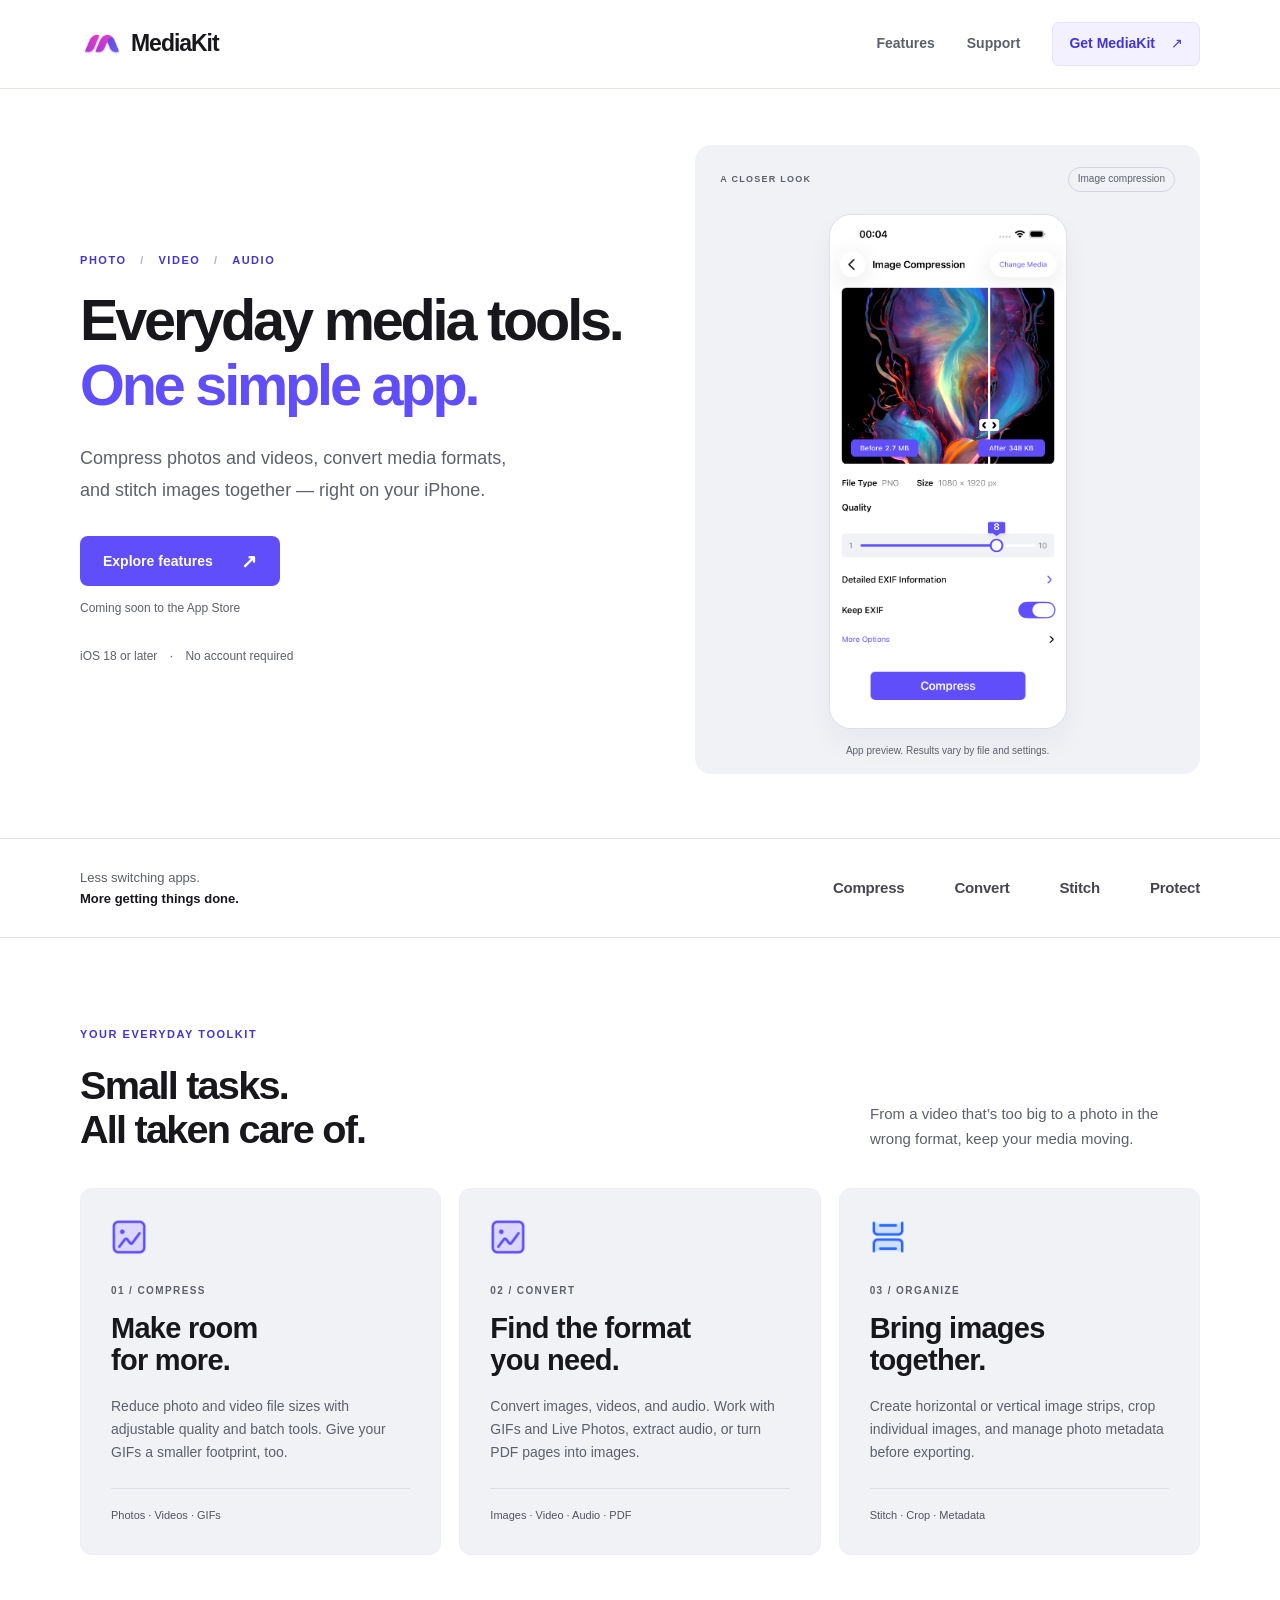
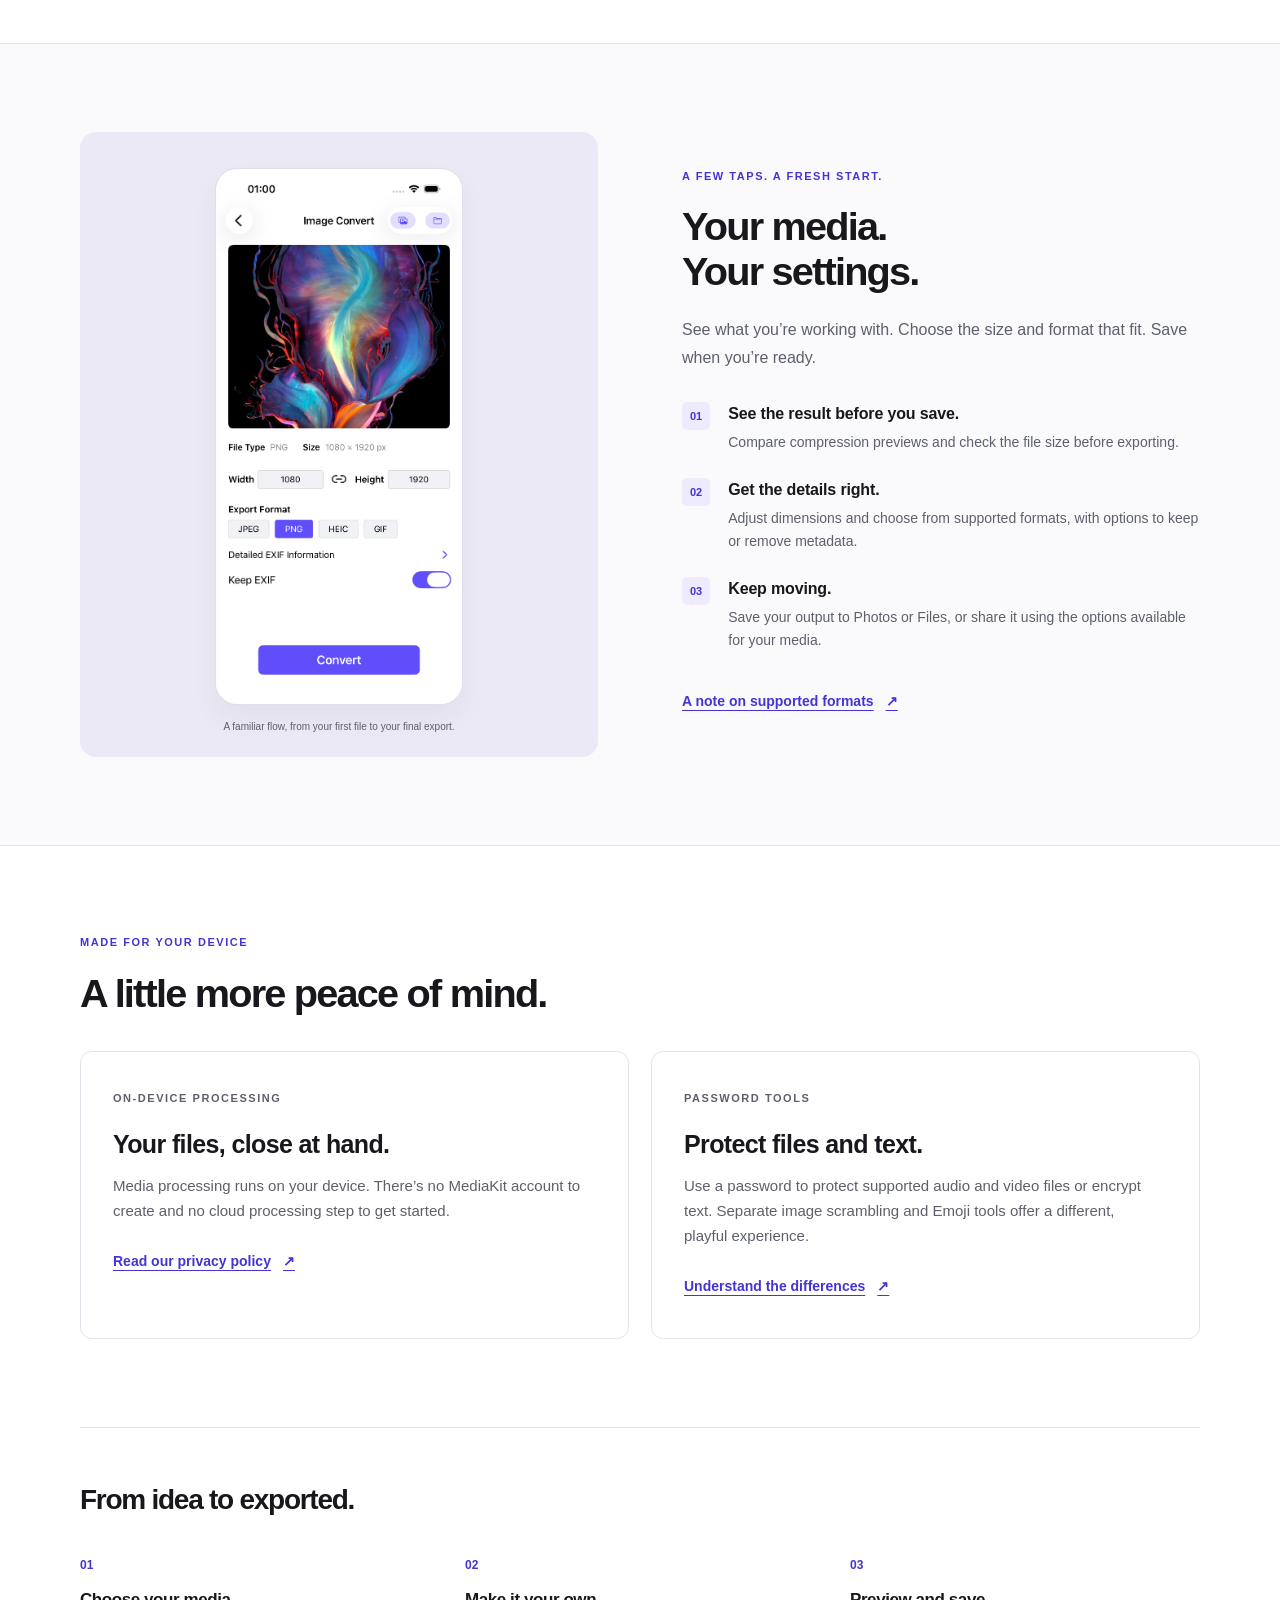
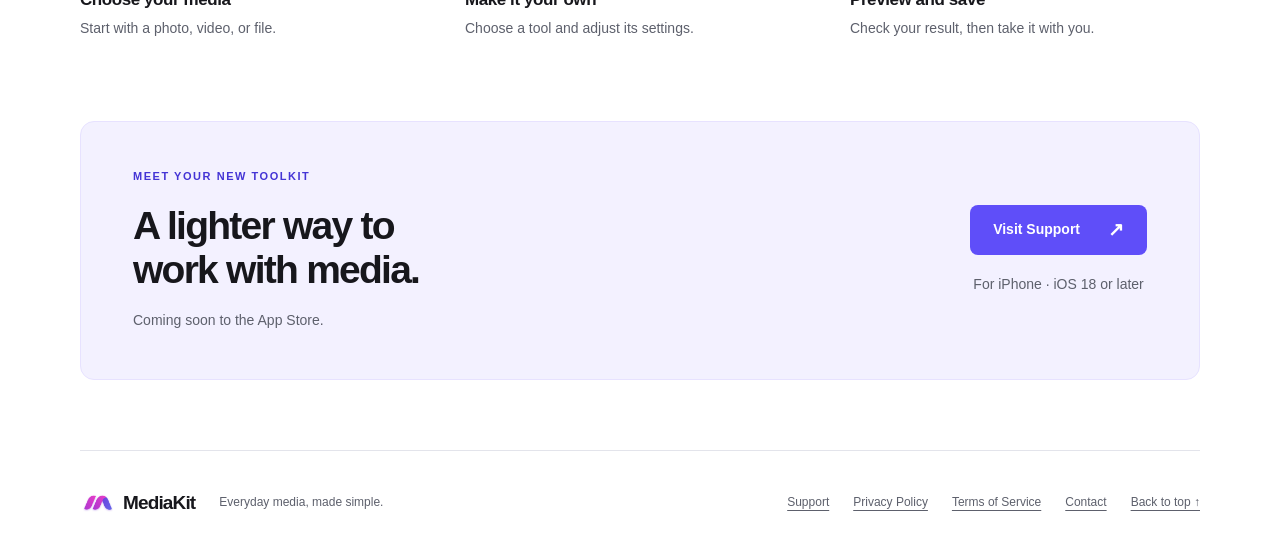
<file: index.html>
<!DOCTYPE html>
<html lang="en">
 <head>
  <meta charset="utf-8"/>
  <meta content="width=device-width, initial-scale=1" name="viewport"/>
  <meta content="Meet MediaKit: simple, on-device tools to compress photos and videos, convert media formats, and stitch images together on your iPhone." name="description"/>
  <meta content="#5f4ef9" name="theme-color"/>
  <meta content="MediaKit — Everyday media tools. One simple app." property="og:title"/>
  <meta content="A little less file size. A lot more possibility. Discover photo, video, and audio tools for your iPhone." property="og:description"/>
  <meta content="website" property="og:type"/>
  <title>
   MediaKit — Everyday media tools. One simple app.
  </title>
  <link href="assets/images/app-icon.png" rel="icon" type="image/png"/>
  <link href="assets/styles.css" rel="stylesheet"/>
 </head>
 <body>
  <a class="skip-link" href="#main">
   Skip to content
  </a>
  <header class="site-header">
   <div class="container header-inner">
    <a aria-label="MediaKit home" class="brand" href="index.html">
     <img alt="" height="44" src="assets/images/app-icon.png" width="44"/>
     <span>
      MediaKit
     </span>
    </a>
    <nav aria-label="Main navigation">
     <a href="#features">
      Features
     </a>
     <a href="support.html">
      Support
     </a>
     <a class="nav-cta" href="#availability">
      Get MediaKit
      <span aria-hidden="true">
       ↗
      </span>
     </a>
    </nav>
   </div>
  </header>
  <main id="main">
   <section aria-labelledby="hero-title" class="hero container">
    <div class="hero-copy">
     <p class="eyebrow">
      PHOTO
      <span aria-hidden="true">
       /
      </span>
      VIDEO
      <span aria-hidden="true">
       /
      </span>
      AUDIO
     </p>
     <h1 id="hero-title">
      Everyday media tools.
      <br/>
      <span>
       One simple app.
      </span>
     </h1>
     <p class="lead">
      Compress photos and videos, convert media formats, and stitch images together — right on your iPhone.
     </p>
     <div class="hero-actions">
      <a class="button" href="#features">
       Explore features
       <span aria-hidden="true">
        ↗
       </span>
      </a>
      <span class="release-note">
       Coming soon to the App Store
      </span>
     </div>
     <p class="hero-meta">
      iOS 18 or later
      <span aria-hidden="true">
       ·
      </span>
      No account required
     </p>
    </div>
    <figure class="hero-preview">
     <div class="preview-heading">
      <span class="small-label">
       A CLOSER LOOK
      </span>
      <span class="preview-tag">
       Image compression
      </span>
     </div>
     <img alt="MediaKit image compression screen with an image comparison, quality adjustment, and export options." class="app-screen" fetchpriority="high" height="2622" src="assets/images/compression-en.png" width="1206"/>
     <figcaption>
      App preview. Results vary by file and settings.
     </figcaption>
    </figure>
   </section>
   <div class="capability-strip">
    <div class="container capability-inner">
     <p>
      Less switching apps.
      <br/>
      <strong>
       More getting things done.
      </strong>
     </p>
     <ul aria-label="MediaKit capabilities">
      <li>
       Compress
      </li>
      <li>
       Convert
      </li>
      <li>
       Stitch
      </li>
      <li>
       Protect
      </li>
     </ul>
    </div>
   </div>
   <section aria-labelledby="features-title" class="section container" id="features">
    <div class="section-heading">
     <div>
      <p class="eyebrow">
       YOUR EVERYDAY TOOLKIT
      </p>
      <h2 id="features-title">
       Small tasks.
       <br/>
       All taken care of.
      </h2>
     </div>
     <p>
      From a video that’s too big to a photo in the wrong format, keep your media moving.
     </p>
    </div>
    <div class="feature-grid">
     <article class="feature-card">
      <img alt="" class="feature-icon" height="36" loading="lazy" src="assets/images/compress.png" width="36"/>
      <p class="card-kicker">
       01 / COMPRESS
      </p>
      <h3>
       Make room
       <br/>
       for more.
      </h3>
      <p>
       Reduce photo and video file sizes with adjustable quality and batch tools. Give your GIFs a smaller footprint, too.
      </p>
      <p class="feature-footnote">
       Photos · Videos · GIFs
      </p>
     </article>
     <article class="feature-card">
      <img alt="" class="feature-icon" height="36" loading="lazy" src="assets/images/convert.png" width="36"/>
      <p class="card-kicker">
       02 / CONVERT
      </p>
      <h3>
       Find the format
       <br/>
       you need.
      </h3>
      <p>
       Convert images, videos, and audio. Work with GIFs and Live Photos, extract audio, or turn PDF pages into images.
      </p>
      <p class="feature-footnote">
       Images · Video · Audio · PDF
      </p>
     </article>
     <article class="feature-card">
      <img alt="" class="feature-icon" height="36" loading="lazy" src="assets/images/stitch.png" width="36"/>
      <p class="card-kicker">
       03 / ORGANIZE
      </p>
      <h3>
       Bring images
       <br/>
       together.
      </h3>
      <p>
       Create horizontal or vertical image strips, crop individual images, and manage photo metadata before exporting.
      </p>
      <p class="feature-footnote">
       Stitch · Crop · Metadata
      </p>
     </article>
    </div>
   </section>
   <section aria-labelledby="showcase-title" class="showcase section">
    <div class="container showcase-grid">
     <figure class="conversion-preview">
      <img alt="Image conversion preview showing width, height, JPEG, PNG, HEIC, and GIF format options." class="app-screen" height="2622" loading="lazy" src="assets/images/conversion-en.png" width="1206"/>
      <figcaption>
       A familiar flow, from your first file to your final export.
      </figcaption>
     </figure>
     <div class="showcase-copy">
      <p class="eyebrow">
       A FEW TAPS. A FRESH START.
      </p>
      <h2 id="showcase-title">
       Your media.
       <br/>
       Your settings.
      </h2>
      <p class="lead">
       See what you’re working with. Choose the size and format that fit. Save when you’re ready.
      </p>
      <ul class="benefit-list">
       <li>
        <span class="benefit-number">
         01
        </span>
        <div>
         <h3>
          See the result before you save.
         </h3>
         <p>
          Compare compression previews and check the file size before exporting.
         </p>
        </div>
       </li>
       <li>
        <span class="benefit-number">
         02
        </span>
        <div>
         <h3>
          Get the details right.
         </h3>
         <p>
          Adjust dimensions and choose from supported formats, with options to keep or remove metadata.
         </p>
        </div>
       </li>
       <li>
        <span class="benefit-number">
         03
        </span>
        <div>
         <h3>
          Keep moving.
         </h3>
         <p>
          Save your output to Photos or Files, or share it using the options available for your media.
         </p>
        </div>
       </li>
      </ul>
      <a class="text-link" href="support.html#formats">
       A note on supported formats
       <span aria-hidden="true">
        ↗
       </span>
      </a>
     </div>
    </div>
   </section>
   <section aria-labelledby="local-title" class="section container">
    <div class="section-heading">
     <div>
      <p class="eyebrow">
       MADE FOR YOUR DEVICE
      </p>
      <h2 id="local-title">
       A little more peace of mind.
      </h2>
     </div>
    </div>
    <div class="trust-grid">
     <article class="trust-card">
      <span class="small-label">
       ON-DEVICE PROCESSING
      </span>
      <h3>
       Your files, close at hand.
      </h3>
      <p>
       Media processing runs on your device. There’s no MediaKit account to create and no cloud processing step to get started.
      </p>
      <a class="text-link" href="privacy.html#on-device">
       Read our privacy policy
       <span aria-hidden="true">
        ↗
       </span>
      </a>
     </article>
     <article class="trust-card">
      <span class="small-label">
       PASSWORD TOOLS
      </span>
      <h3>
       Protect files and text.
      </h3>
      <p>
       Use a password to protect supported audio and video files or encrypt text. Separate image scrambling and Emoji tools offer a different, playful experience.
      </p>
      <a class="text-link" href="support.html#protection">
       Understand the differences
       <span aria-hidden="true">
        ↗
       </span>
      </a>
     </article>
    </div>
   </section>
   <section aria-labelledby="workflow-title" class="workflow container">
    <h2 id="workflow-title">
     From idea to exported.
    </h2>
    <ol>
     <li>
      <span>
       01
      </span>
      <h3>
       Choose your media
      </h3>
      <p>
       Start with a photo, video, or file.
      </p>
     </li>
     <li>
      <span>
       02
      </span>
      <h3>
       Make it your own
      </h3>
      <p>
       Choose a tool and adjust its settings.
      </p>
     </li>
     <li>
      <span>
       03
      </span>
      <h3>
       Preview and save
      </h3>
      <p>
       Check your result, then take it with you.
      </p>
     </li>
    </ol>
   </section>
   <section aria-labelledby="availability-title" class="availability container" id="availability">
    <div>
     <p class="eyebrow">
      MEET YOUR NEW TOOLKIT
     </p>
     <h2 id="availability-title">
      A lighter way to
      <br/>
      work with media.
     </h2>
     <p>
      Coming soon to the App Store.
     </p>
    </div>
    <div class="availability-action">
     <a class="button" href="support.html">
      Visit Support
      <span aria-hidden="true">
       ↗
      </span>
     </a>
     <p>
      For iPhone · iOS 18 or later
     </p>
    </div>
   </section>
  </main>
  <footer class="site-footer container">
   <a aria-label="MediaKit home" class="brand" href="index.html">
    <img alt="" height="36" src="assets/images/app-icon.png" width="36"/>
    <span>
     MediaKit
    </span>
   </a>
   <p>
    Everyday media, made simple.
   </p>
   <nav aria-label="Footer navigation">
    <a href="support.html">
     Support
    </a>
    <a href="privacy.html">
     Privacy Policy
    </a>
    <a href="terms.html">
     Terms of Service
    </a>
    <a href="mailto:support@mediaprocess.com">
     Contact
    </a>
    <a href="#main">
     Back to top ↑
    </a>
   </nav>
  </footer>
 </body>
</html>
</file>
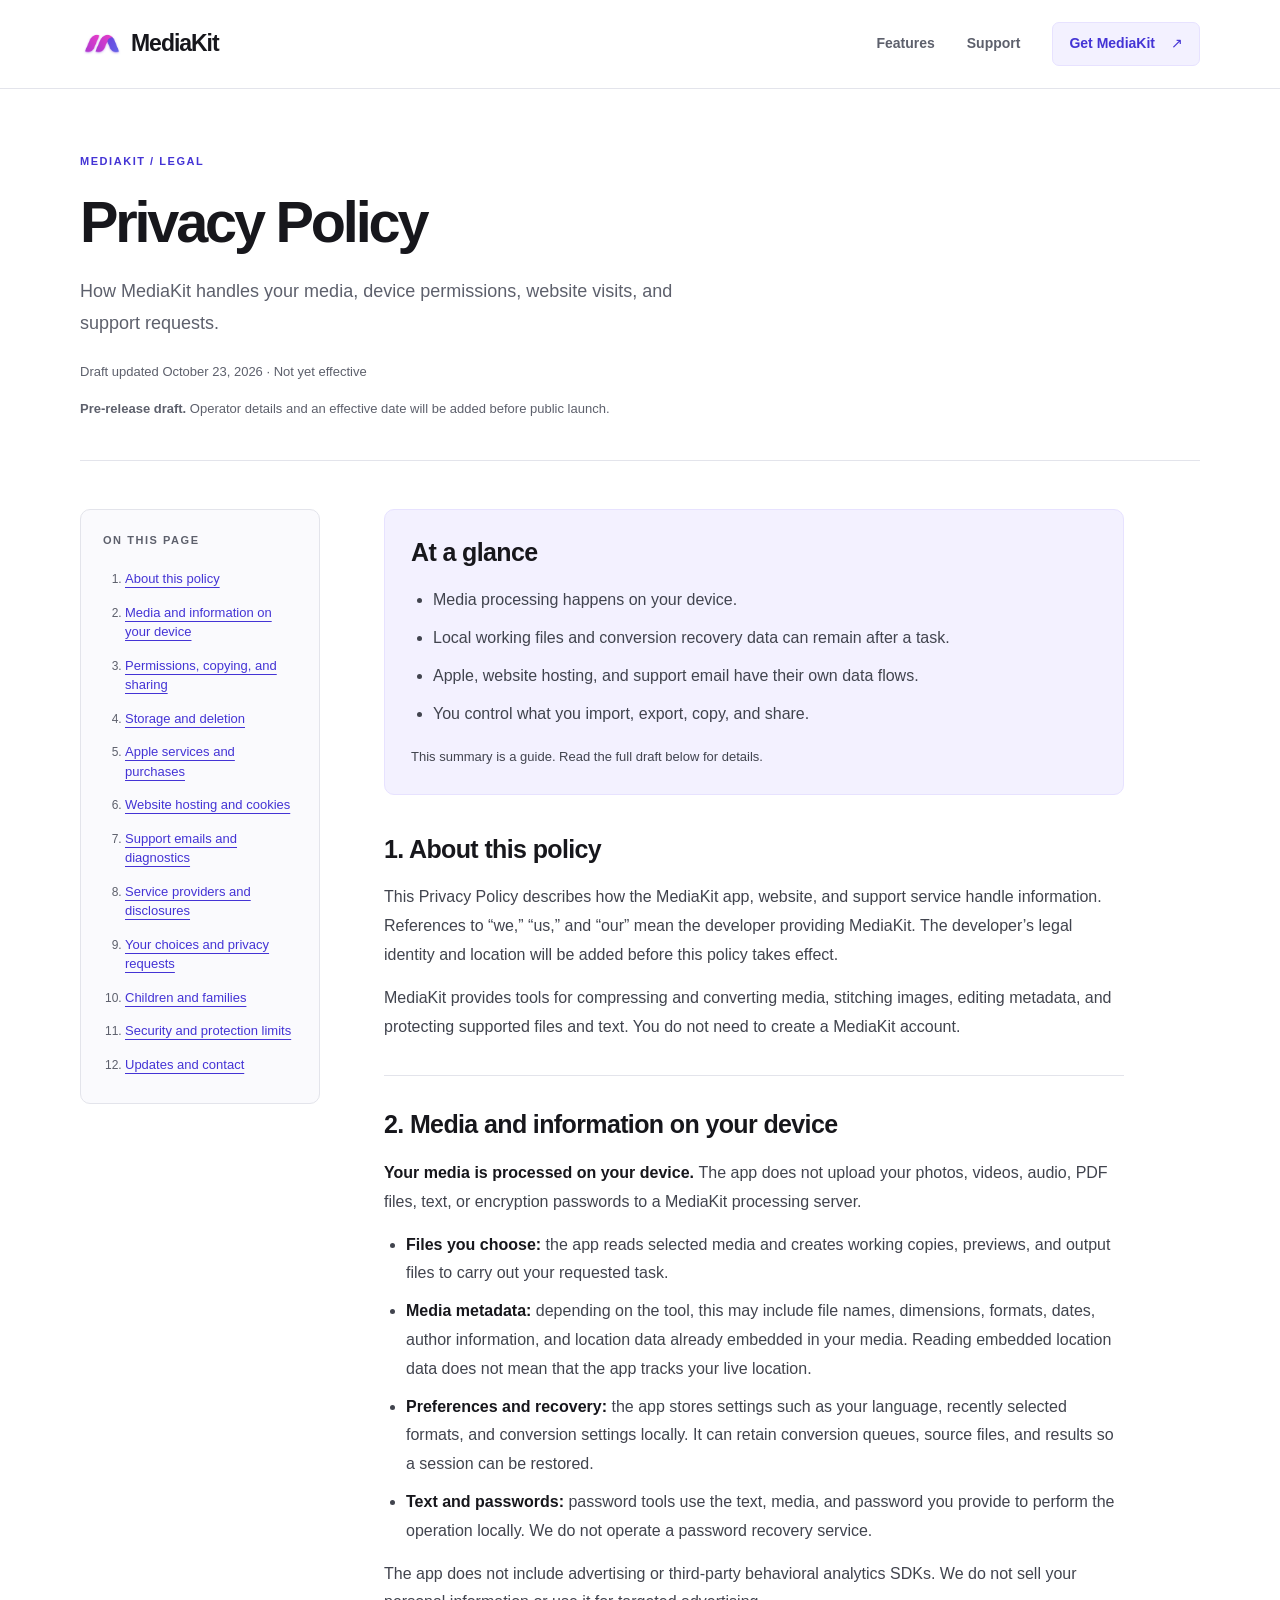
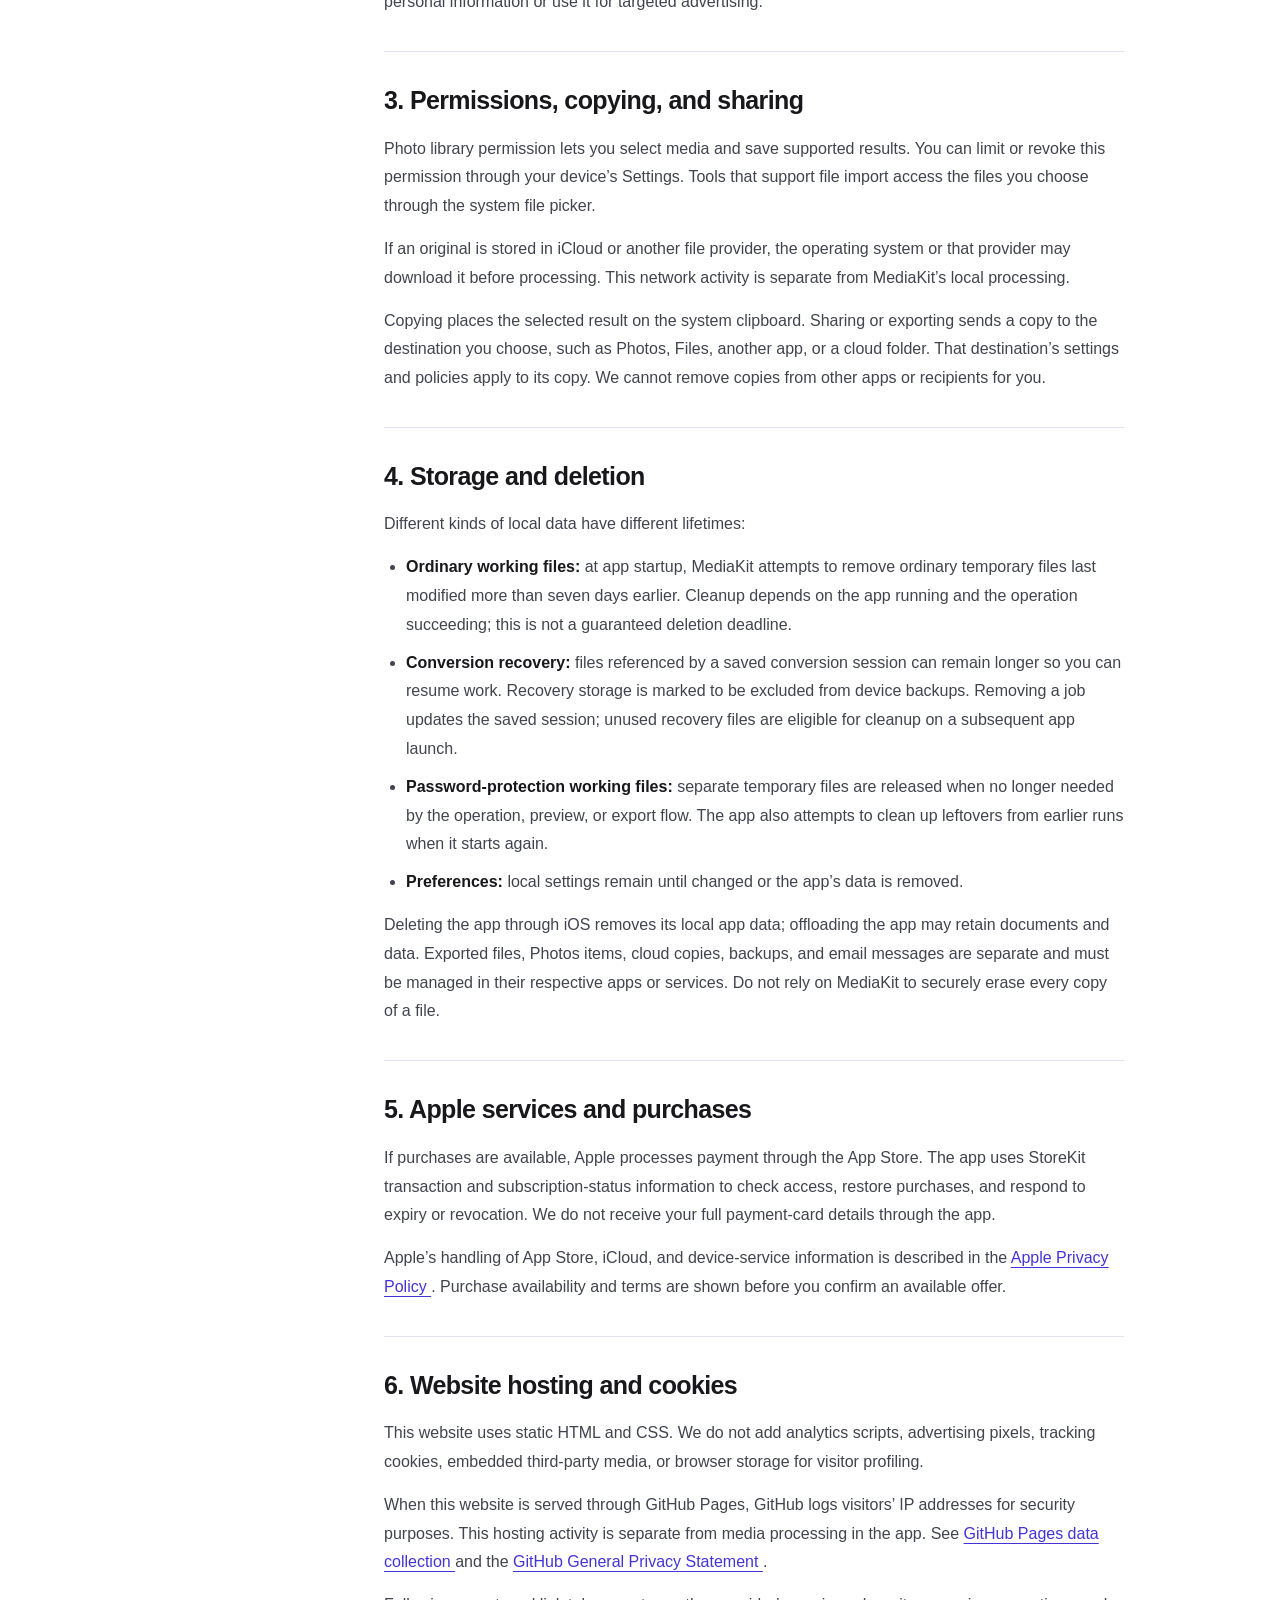
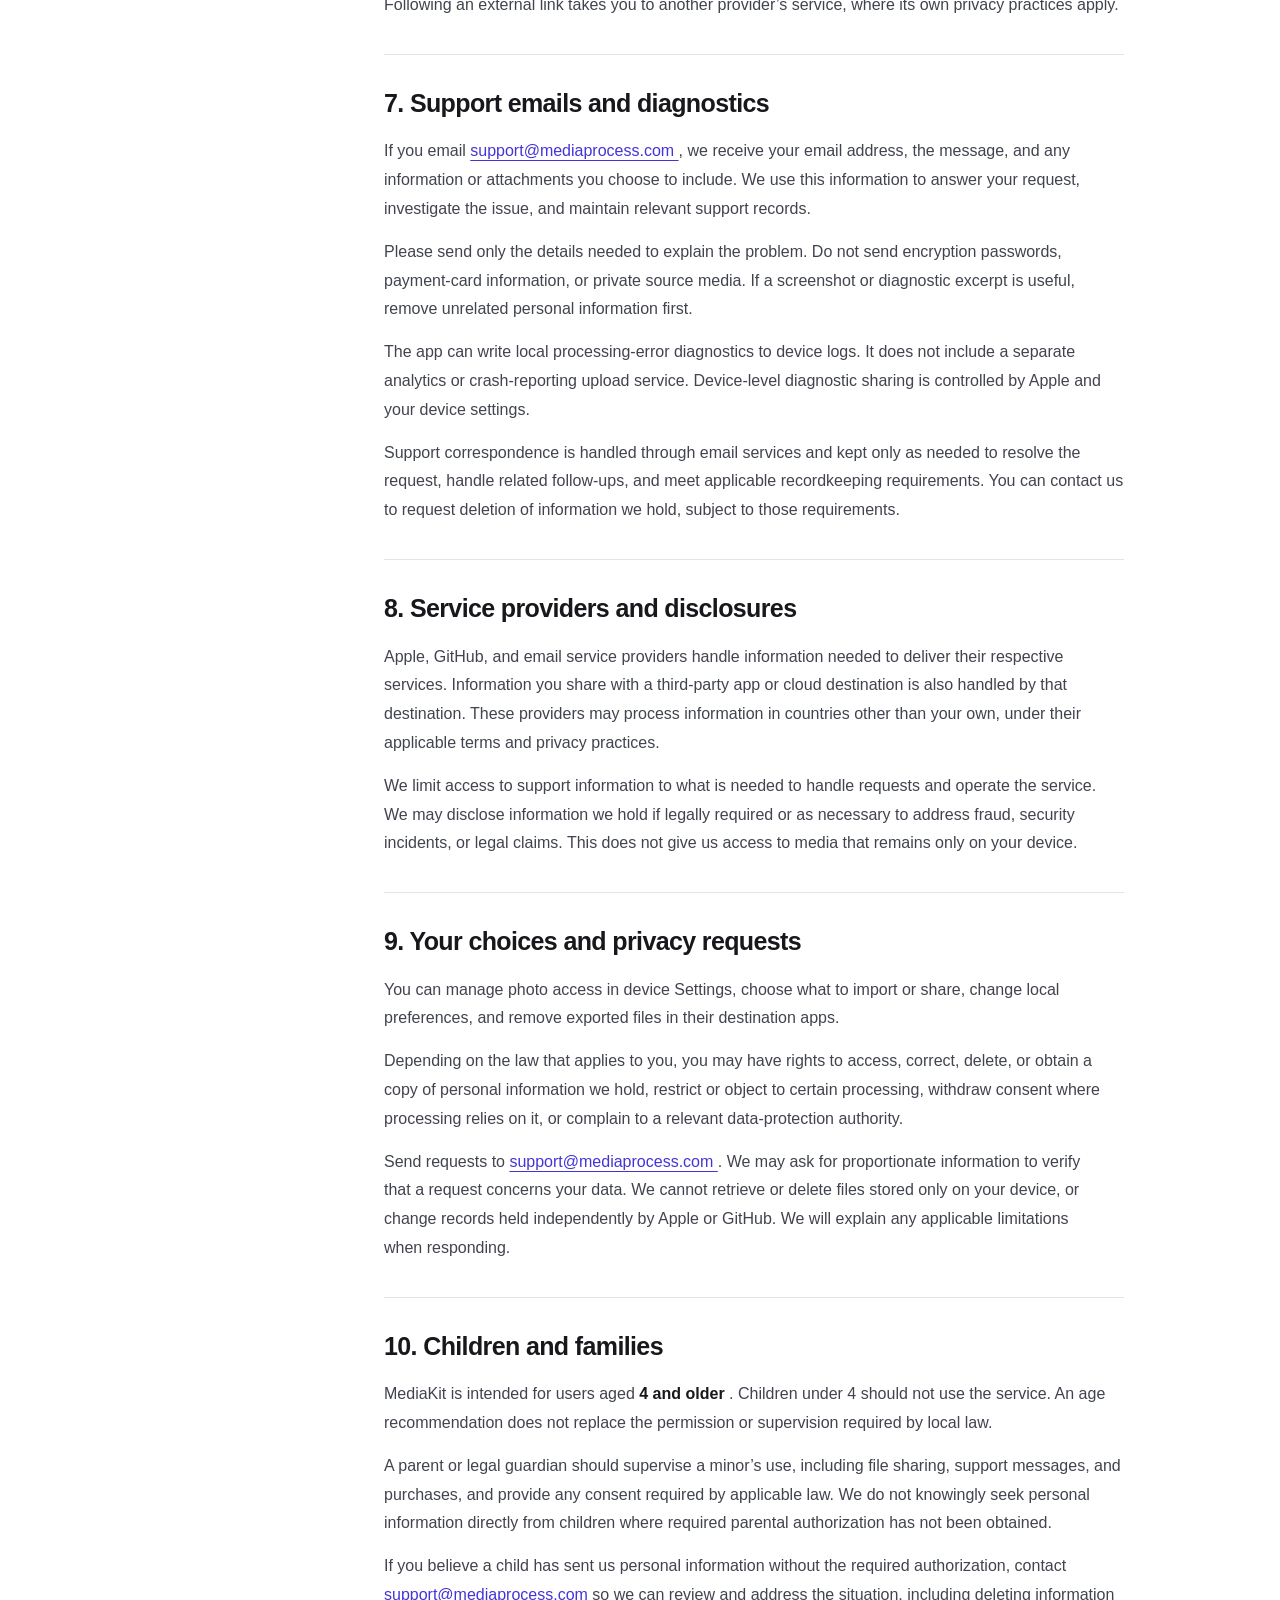
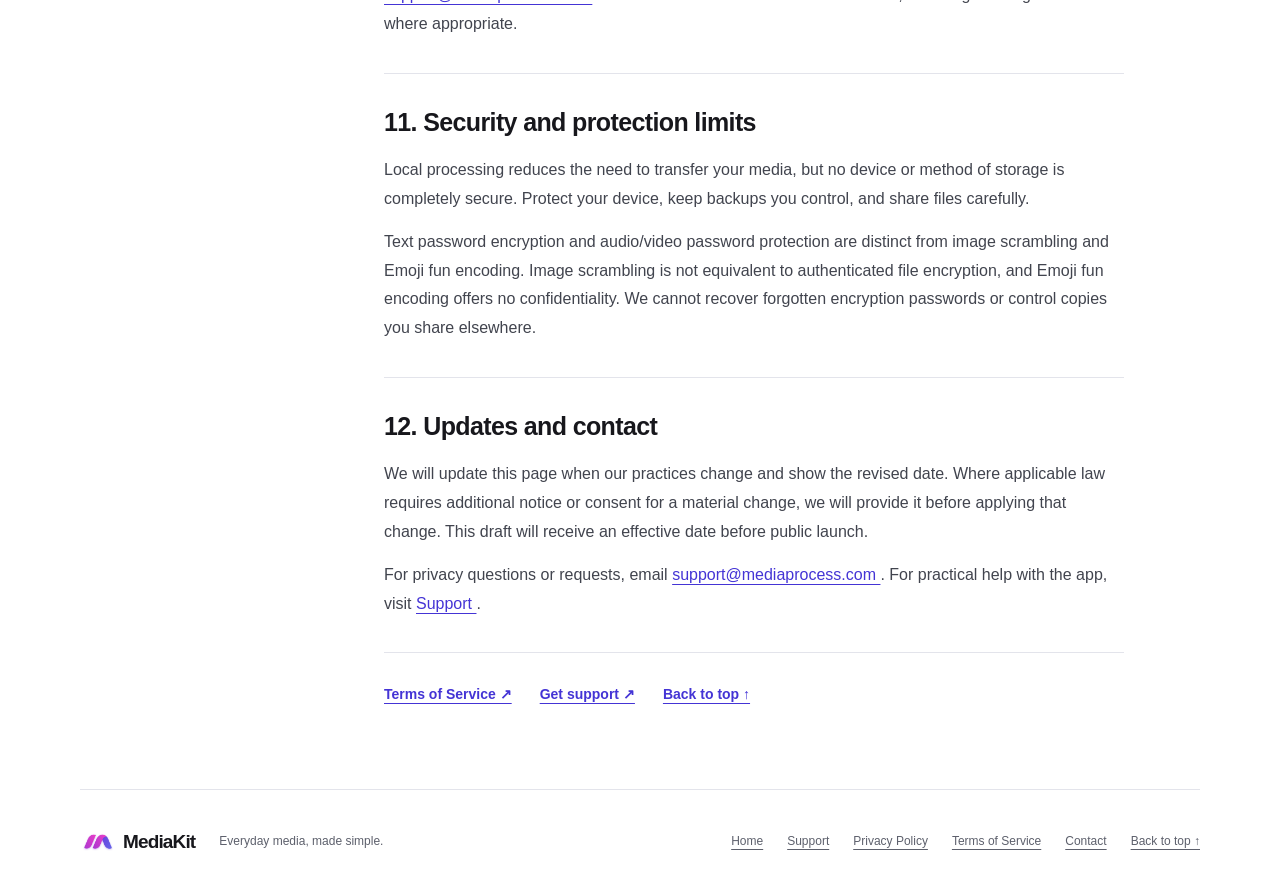
<file: privacy.html>
<!DOCTYPE html>
<html lang="en">
 <head>
  <meta charset="utf-8"/>
  <meta content="width=device-width, initial-scale=1" name="viewport"/>
  <meta content="How MediaKit handles your media, device permissions, website visits, and support requests." name="description"/>
  <meta content="noindex, follow" name="robots"/>
  <meta content="#5f4ef9" name="theme-color"/>
  <title>
   Privacy Policy — MediaKit
  </title>
  <link href="assets/images/app-icon.png" rel="icon" type="image/png"/>
  <link href="assets/styles.css" rel="stylesheet"/>
 </head>
 <body>
  <a class="skip-link" href="#main">
   Skip to content
  </a>
  <header class="site-header">
   <div class="container header-inner">
    <a aria-label="MediaKit home" class="brand" href="index.html">
     <img alt="" height="44" src="assets/images/app-icon.png" width="44"/>
     <span>
      MediaKit
     </span>
    </a>
    <nav aria-label="Main navigation">
     <a href="index.html#features">
      Features
     </a>
     <a href="support.html">
      Support
     </a>
     <a class="nav-cta" href="index.html#availability">
      Get MediaKit
      <span aria-hidden="true">
       ↗
      </span>
     </a>
    </nav>
   </div>
  </header>
  <main id="main">
   <header class="legal-hero container">
    <p class="eyebrow">
     MEDIAKIT / LEGAL
    </p>
    <h1>
     Privacy Policy
    </h1>
    <p class="lead">
     How MediaKit handles your media, device permissions, website visits, and support requests.
    </p>
    <p class="legal-meta">
     Draft updated
     <time datetime="2026-10-23">
      October 23, 2026
     </time>
     · Not yet effective
    </p>
    <p class="legal-note">
     <strong>
      Pre-release draft.
     </strong>
     Operator details and an effective date will be added before public launch.
    </p>
   </header>
   <div class="container legal-layout">
    <nav aria-label="On this page" class="legal-toc">
     <p class="small-label">
      ON THIS PAGE
     </p>
     <ol>
      <li>
       <a href="#scope">
        About this policy
       </a>
      </li>
      <li>
       <a href="#on-device">
        Media and information on your device
       </a>
      </li>
      <li>
       <a href="#permissions">
        Permissions, copying, and sharing
       </a>
      </li>
      <li>
       <a href="#storage">
        Storage and deletion
       </a>
      </li>
      <li>
       <a href="#purchases">
        Apple services and purchases
       </a>
      </li>
      <li>
       <a href="#website">
        Website hosting and cookies
       </a>
      </li>
      <li>
       <a href="#support">
        Support emails and diagnostics
       </a>
      </li>
      <li>
       <a href="#providers">
        Service providers and disclosures
       </a>
      </li>
      <li>
       <a href="#choices">
        Your choices and privacy requests
       </a>
      </li>
      <li>
       <a href="#children">
        Children and families
       </a>
      </li>
      <li>
       <a href="#security">
        Security and protection limits
       </a>
      </li>
      <li>
       <a href="#changes">
        Updates and contact
       </a>
      </li>
     </ol>
    </nav>
    <article aria-label="Privacy Policy" class="legal-content">
     <aside aria-label="At a glance" class="legal-summary">
      <h2>
       At a glance
      </h2>
      <ul>
       <li>
        Media processing happens on your device.
       </li>
       <li>
        Local working files and conversion recovery data can remain after a task.
       </li>
       <li>
        Apple, website hosting, and support email have their own data flows.
       </li>
       <li>
        You control what you import, export, copy, and share.
       </li>
      </ul>
      <p class="legal-note">
       This summary is a guide. Read the full draft below for details.
      </p>
     </aside>
     <section aria-labelledby="scope-title" id="scope">
      <h2 id="scope-title">
       1. About this policy
      </h2>
      <p>
       This Privacy Policy describes how the MediaKit app, website, and support service handle information. References to “we,” “us,” and “our” mean the developer providing MediaKit. The developer’s legal identity and location will be added before this policy takes effect.
      </p>
      <p>
       MediaKit provides tools for compressing and converting media, stitching images, editing metadata, and protecting supported files and text. You do not need to create a MediaKit account.
      </p>
     </section>
     <section aria-labelledby="on-device-title" id="on-device">
      <h2 id="on-device-title">
       2. Media and information on your device
      </h2>
      <p>
       <strong>
        Your media is processed on your device.
       </strong>
       The app does not upload your photos, videos, audio, PDF files, text, or encryption passwords to a MediaKit processing server.
      </p>
      <ul>
       <li>
        <strong>
         Files you choose:
        </strong>
        the app reads selected media and creates working copies, previews, and output files to carry out your requested task.
       </li>
       <li>
        <strong>
         Media metadata:
        </strong>
        depending on the tool, this may include file names, dimensions, formats, dates, author information, and location data already embedded in your media. Reading embedded location data does not mean that the app tracks your live location.
       </li>
       <li>
        <strong>
         Preferences and recovery:
        </strong>
        the app stores settings such as your language, recently selected formats, and conversion settings locally. It can retain conversion queues, source files, and results so a session can be restored.
       </li>
       <li>
        <strong>
         Text and passwords:
        </strong>
        password tools use the text, media, and password you provide to perform the operation locally. We do not operate a password recovery service.
       </li>
      </ul>
      <p>
       The app does not include advertising or third-party behavioral analytics SDKs. We do not sell your personal information or use it for targeted advertising.
      </p>
     </section>
     <section aria-labelledby="permissions-title" id="permissions">
      <h2 id="permissions-title">
       3. Permissions, copying, and sharing
      </h2>
      <p>
       Photo library permission lets you select media and save supported results. You can limit or revoke this permission through your device’s Settings. Tools that support file import access the files you choose through the system file picker.
      </p>
      <p>
       If an original is stored in iCloud or another file provider, the operating system or that provider may download it before processing. This network activity is separate from MediaKit’s local processing.
      </p>
      <p>
       Copying places the selected result on the system clipboard. Sharing or exporting sends a copy to the destination you choose, such as Photos, Files, another app, or a cloud folder. That destination’s settings and policies apply to its copy. We cannot remove copies from other apps or recipients for you.
      </p>
     </section>
     <section aria-labelledby="storage-title" id="storage">
      <h2 id="storage-title">
       4. Storage and deletion
      </h2>
      <p>
       Different kinds of local data have different lifetimes:
      </p>
      <ul>
       <li>
        <strong>
         Ordinary working files:
        </strong>
        at app startup, MediaKit attempts to remove ordinary temporary files last modified more than seven days earlier. Cleanup depends on the app running and the operation succeeding; this is not a guaranteed deletion deadline.
       </li>
       <li>
        <strong>
         Conversion recovery:
        </strong>
        files referenced by a saved conversion session can remain longer so you can resume work. Recovery storage is marked to be excluded from device backups. Removing a job updates the saved session; unused recovery files are eligible for cleanup on a subsequent app launch.
       </li>
       <li>
        <strong>
         Password-protection working files:
        </strong>
        separate temporary files are released when no longer needed by the operation, preview, or export flow. The app also attempts to clean up leftovers from earlier runs when it starts again.
       </li>
       <li>
        <strong>
         Preferences:
        </strong>
        local settings remain until changed or the app’s data is removed.
       </li>
      </ul>
      <p>
       Deleting the app through iOS removes its local app data; offloading the app may retain documents and data. Exported files, Photos items, cloud copies, backups, and email messages are separate and must be managed in their respective apps or services. Do not rely on MediaKit to securely erase every copy of a file.
      </p>
     </section>
     <section aria-labelledby="purchases-title" id="purchases">
      <h2 id="purchases-title">
       5. Apple services and purchases
      </h2>
      <p>
       If purchases are available, Apple processes payment through the App Store. The app uses StoreKit transaction and subscription-status information to check access, restore purchases, and respond to expiry or revocation. We do not receive your full payment-card details through the app.
      </p>
      <p>
       Apple’s handling of App Store, iCloud, and device-service information is described in the
       <a href="https://www.apple.com/legal/privacy/">
        Apple Privacy Policy
       </a>
       . Purchase availability and terms are shown before you confirm an available offer.
      </p>
     </section>
     <section aria-labelledby="website-title" id="website">
      <h2 id="website-title">
       6. Website hosting and cookies
      </h2>
      <p>
       This website uses static HTML and CSS. We do not add analytics scripts, advertising pixels, tracking cookies, embedded third-party media, or browser storage for visitor profiling.
      </p>
      <p>
       When this website is served through GitHub Pages, GitHub logs visitors’ IP addresses for security purposes. This hosting activity is separate from media processing in the app. See
       <a href="https://docs.github.com/en/pages/getting-started-with-github-pages/what-is-github-pages#data-collection">
        GitHub Pages data collection
       </a>
       and the
       <a href="https://docs.github.com/en/site-policy/privacy-policies/github-general-privacy-statement">
        GitHub General Privacy Statement
       </a>
       .
      </p>
      <p>
       Following an external link takes you to another provider’s service, where its own privacy practices apply.
      </p>
     </section>
     <section aria-labelledby="support-title" id="support">
      <h2 id="support-title">
       7. Support emails and diagnostics
      </h2>
      <p>
       If you email
       <a href="mailto:support@mediaprocess.com">
        support@mediaprocess.com
       </a>
       , we receive your email address, the message, and any information or attachments you choose to include. We use this information to answer your request, investigate the issue, and maintain relevant support records.
      </p>
      <p>
       Please send only the details needed to explain the problem. Do not send encryption passwords, payment-card information, or private source media. If a screenshot or diagnostic excerpt is useful, remove unrelated personal information first.
      </p>
      <p>
       The app can write local processing-error diagnostics to device logs. It does not include a separate analytics or crash-reporting upload service. Device-level diagnostic sharing is controlled by Apple and your device settings.
      </p>
      <p>
       Support correspondence is handled through email services and kept only as needed to resolve the request, handle related follow-ups, and meet applicable recordkeeping requirements. You can contact us to request deletion of information we hold, subject to those requirements.
      </p>
     </section>
     <section aria-labelledby="providers-title" id="providers">
      <h2 id="providers-title">
       8. Service providers and disclosures
      </h2>
      <p>
       Apple, GitHub, and email service providers handle information needed to deliver their respective services. Information you share with a third-party app or cloud destination is also handled by that destination. These providers may process information in countries other than your own, under their applicable terms and privacy practices.
      </p>
      <p>
       We limit access to support information to what is needed to handle requests and operate the service. We may disclose information we hold if legally required or as necessary to address fraud, security incidents, or legal claims. This does not give us access to media that remains only on your device.
      </p>
     </section>
     <section aria-labelledby="choices-title" id="choices">
      <h2 id="choices-title">
       9. Your choices and privacy requests
      </h2>
      <p>
       You can manage photo access in device Settings, choose what to import or share, change local preferences, and remove exported files in their destination apps.
      </p>
      <p>
       Depending on the law that applies to you, you may have rights to access, correct, delete, or obtain a copy of personal information we hold, restrict or object to certain processing, withdraw consent where processing relies on it, or complain to a relevant data-protection authority.
      </p>
      <p>
       Send requests to
       <a href="mailto:support@mediaprocess.com">
        support@mediaprocess.com
       </a>
       . We may ask for proportionate information to verify that a request concerns your data. We cannot retrieve or delete files stored only on your device, or change records held independently by Apple or GitHub. We will explain any applicable limitations when responding.
      </p>
     </section>
     <section aria-labelledby="children-title" id="children">
      <h2 id="children-title">
       10. Children and families
      </h2>
      <p>
       MediaKit is intended for users aged
       <strong>
        4 and older
       </strong>
       . Children under 4 should not use the service. An age recommendation does not replace the permission or supervision required by local law.
      </p>
      <p>
       A parent or legal guardian should supervise a minor’s use, including file sharing, support messages, and purchases, and provide any consent required by applicable law. We do not knowingly seek personal information directly from children where required parental authorization has not been obtained.
      </p>
      <p>
       If you believe a child has sent us personal information without the required authorization, contact
       <a href="mailto:support@mediaprocess.com">
        support@mediaprocess.com
       </a>
       so we can review and address the situation, including deleting information where appropriate.
      </p>
     </section>
     <section aria-labelledby="security-title" id="security">
      <h2 id="security-title">
       11. Security and protection limits
      </h2>
      <p>
       Local processing reduces the need to transfer your media, but no device or method of storage is completely secure. Protect your device, keep backups you control, and share files carefully.
      </p>
      <p>
       Text password encryption and audio/video password protection are distinct from image scrambling and Emoji fun encoding. Image scrambling is not equivalent to authenticated file encryption, and Emoji fun encoding offers no confidentiality. We cannot recover forgotten encryption passwords or control copies you share elsewhere.
      </p>
     </section>
     <section aria-labelledby="changes-title" id="changes">
      <h2 id="changes-title">
       12. Updates and contact
      </h2>
      <p>
       We will update this page when our practices change and show the revised date. Where applicable law requires additional notice or consent for a material change, we will provide it before applying that change. This draft will receive an effective date before public launch.
      </p>
      <p>
       For privacy questions or requests, email
       <a href="mailto:support@mediaprocess.com">
        support@mediaprocess.com
       </a>
       . For practical help with the app, visit
       <a href="support.html">
        Support
       </a>
       .
      </p>
     </section>
     <nav aria-label="Related pages" class="legal-related">
      <a href="terms.html">
       Terms of Service ↗
      </a>
      <a href="support.html">
       Get support ↗
      </a>
      <a href="#main">
       Back to top ↑
      </a>
     </nav>
    </article>
   </div>
  </main>
  <footer class="site-footer container">
   <a aria-label="MediaKit home" class="brand" href="index.html">
    <img alt="" height="36" src="assets/images/app-icon.png" width="36"/>
    <span>
     MediaKit
    </span>
   </a>
   <p>
    Everyday media, made simple.
   </p>
   <nav aria-label="Footer navigation">
    <a href="index.html">
     Home
    </a>
    <a href="support.html">
     Support
    </a>
    <a aria-current="page" href="privacy.html">
     Privacy Policy
    </a>
    <a href="terms.html">
     Terms of Service
    </a>
    <a href="mailto:support@mediaprocess.com">
     Contact
    </a>
    <a href="#main">
     Back to top ↑
    </a>
   </nav>
  </footer>
 </body>
</html>
</file>
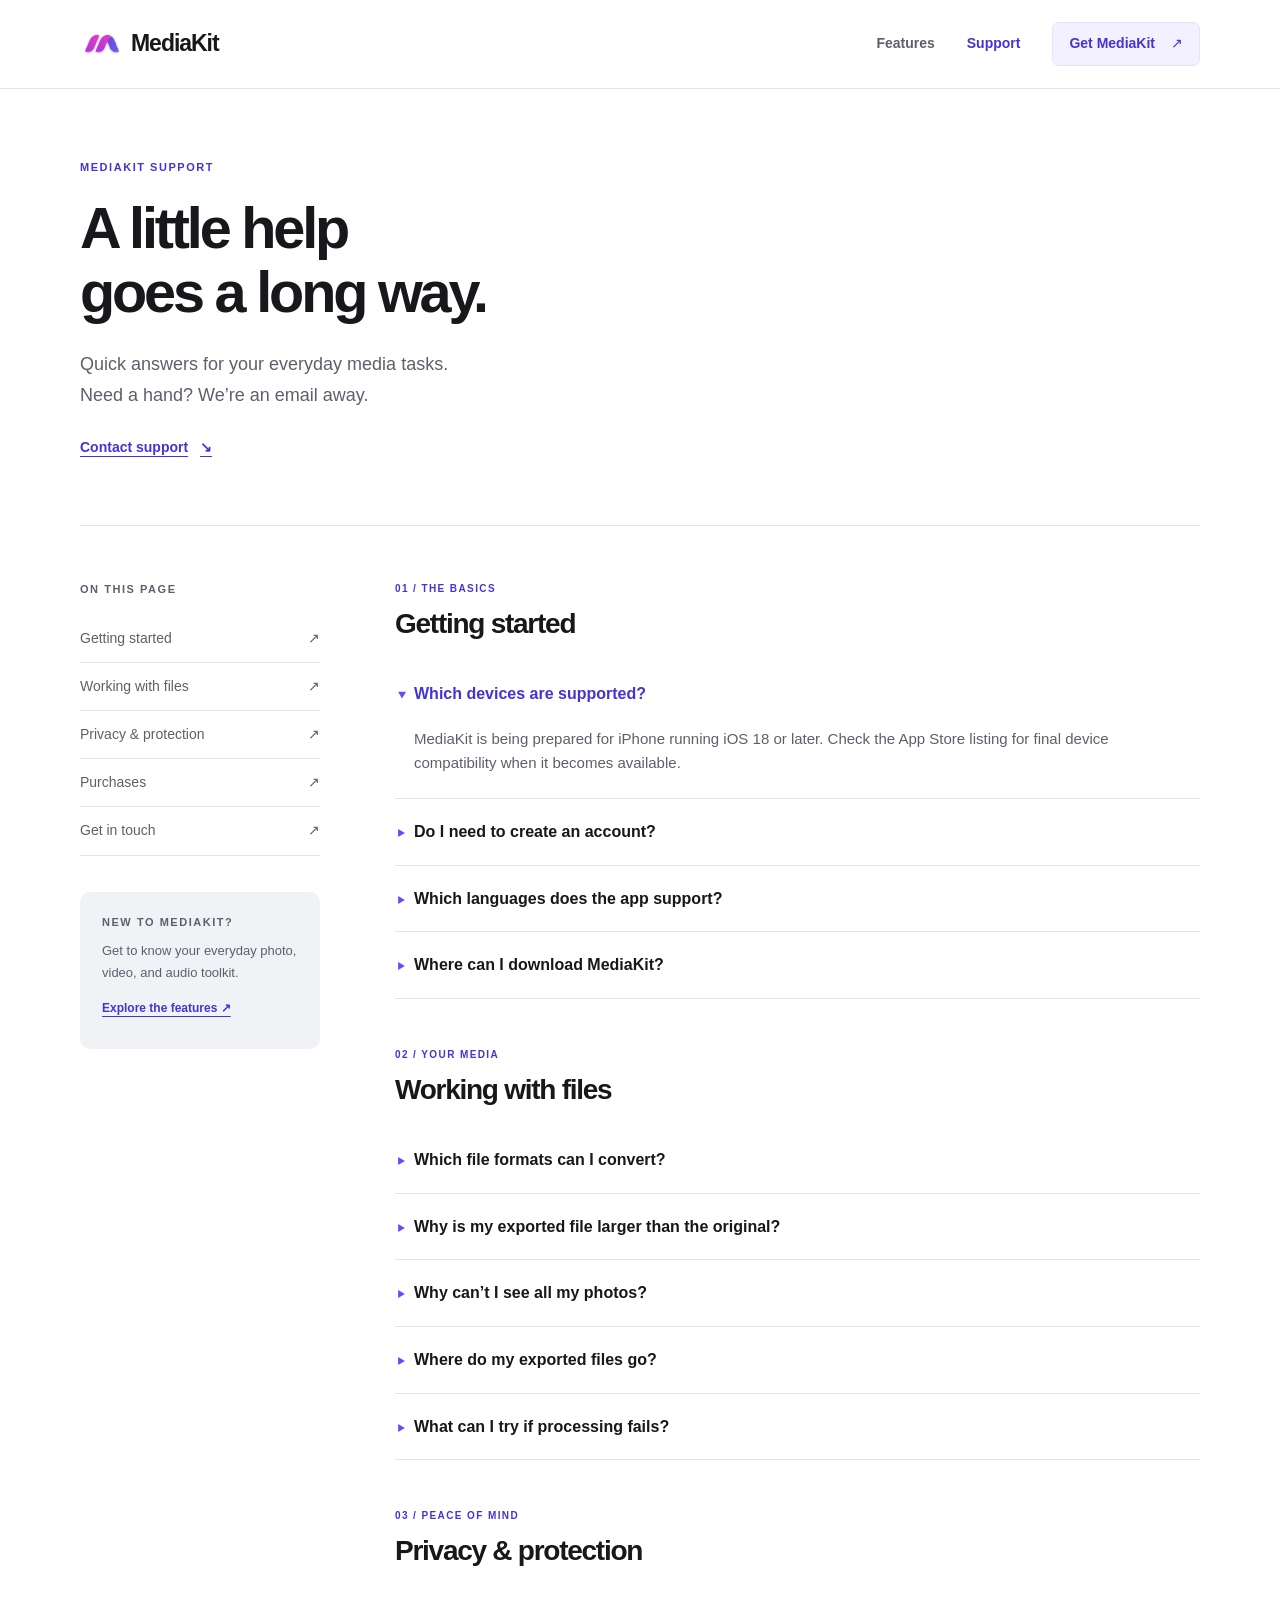
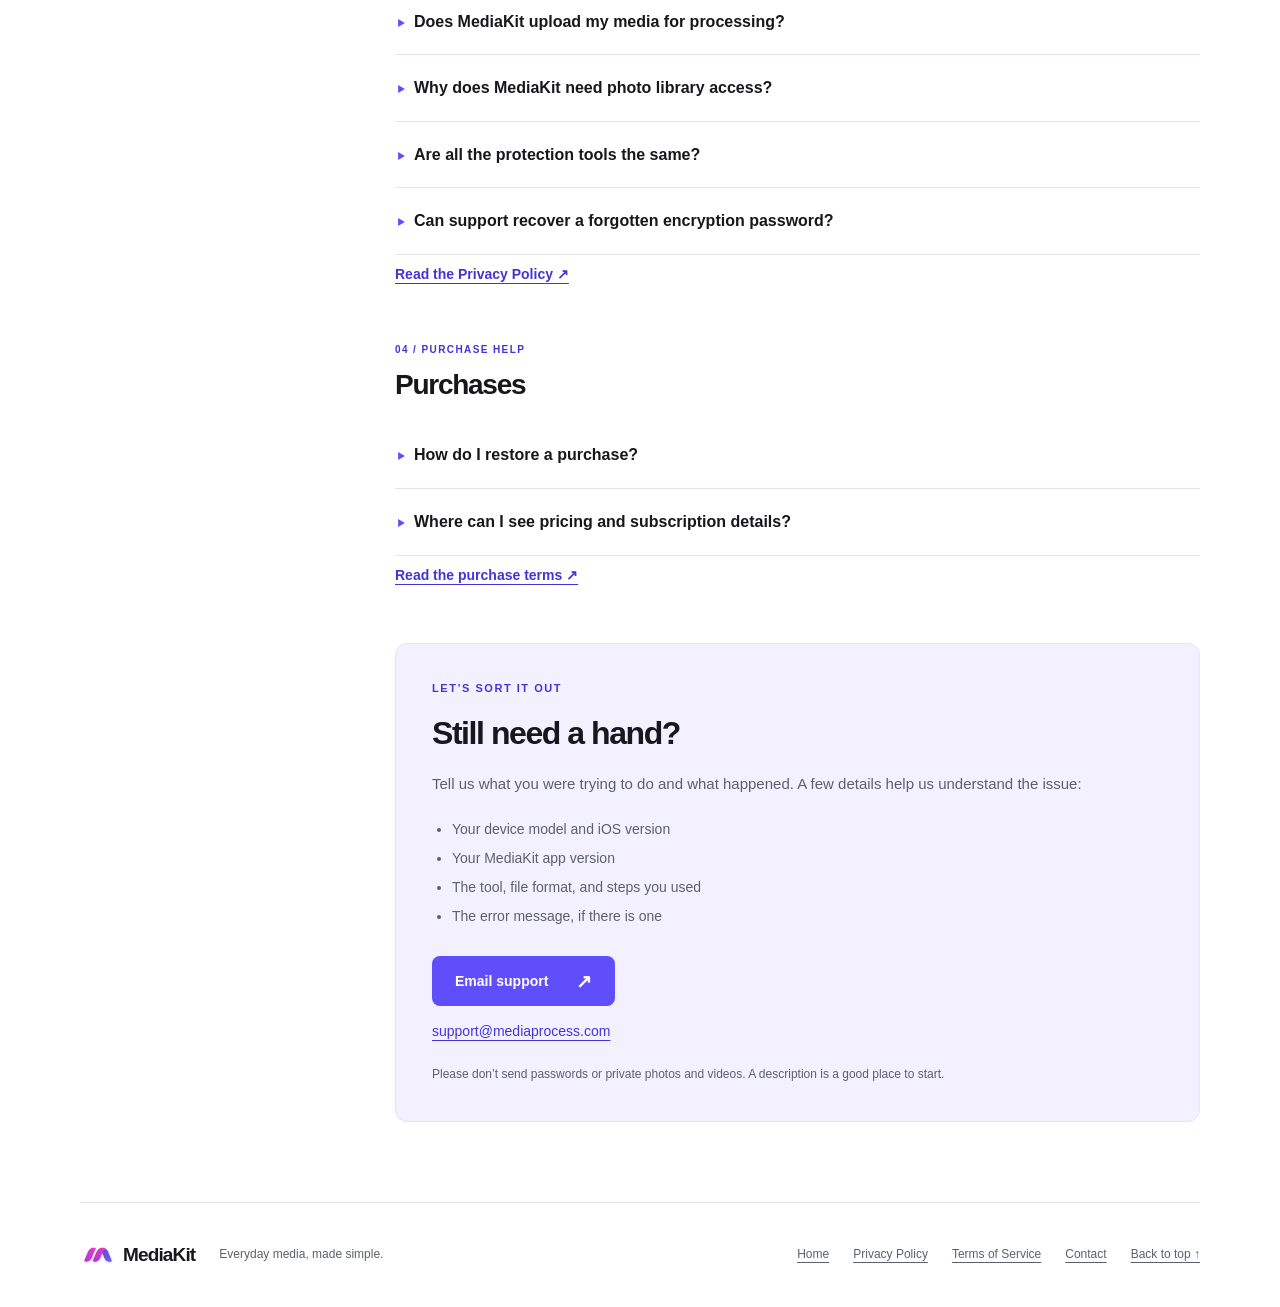
<file: support.html>
<!DOCTYPE html>
<html lang="en">
 <head>
  <meta charset="utf-8"/>
  <meta content="width=device-width, initial-scale=1" name="viewport"/>
  <meta content="Find help with MediaKit: supported devices, media formats, photo permissions, local processing, password tools, and purchases. Contact our support team." name="description"/>
  <meta content="#5f4ef9" name="theme-color"/>
  <meta content="MediaKit Support — A little help goes a long way." property="og:title"/>
  <meta content="Answers to common questions about your everyday media toolkit." property="og:description"/>
  <meta content="website" property="og:type"/>
  <title>
   Support — MediaKit
  </title>
  <link href="assets/images/app-icon.png" rel="icon" type="image/png"/>
  <link href="assets/styles.css" rel="stylesheet"/>
 </head>
 <body>
  <a class="skip-link" href="#main">
   Skip to content
  </a>
  <header class="site-header">
   <div class="container header-inner">
    <a aria-label="MediaKit home" class="brand" href="index.html">
     <img alt="" height="44" src="assets/images/app-icon.png" width="44"/>
     <span>
      MediaKit
     </span>
    </a>
    <nav aria-label="Main navigation">
     <a href="index.html#features">
      Features
     </a>
     <a aria-current="page" href="support.html">
      Support
     </a>
     <a class="nav-cta" href="index.html#availability">
      Get MediaKit
      <span aria-hidden="true">
       ↗
      </span>
     </a>
    </nav>
   </div>
  </header>
  <main id="main">
   <section aria-labelledby="support-title" class="support-hero container">
    <p class="eyebrow">
     MEDIAKIT SUPPORT
    </p>
    <h1 id="support-title">
     A little help
     <br/>
     goes a long way.
    </h1>
    <p class="lead">
     Quick answers for your everyday media tasks.
     <br/>
     Need a hand? We’re an email away.
    </p>
    <a class="text-link" href="#contact">
     Contact support
     <span aria-hidden="true">
      ↘
     </span>
    </a>
   </section>
   <div class="container support-layout">
    <aside class="support-sidebar">
     <nav aria-label="Support topics">
      <p class="small-label">
       ON THIS PAGE
      </p>
      <a href="#getting-started">
       Getting started
       <span aria-hidden="true">
        ↗
       </span>
      </a>
      <a href="#files">
       Working with files
       <span aria-hidden="true">
        ↗
       </span>
      </a>
      <a href="#privacy">
       Privacy &amp; protection
       <span aria-hidden="true">
        ↗
       </span>
      </a>
      <a href="#purchases">
       Purchases
       <span aria-hidden="true">
        ↗
       </span>
      </a>
      <a href="#contact">
       Get in touch
       <span aria-hidden="true">
        ↗
       </span>
      </a>
     </nav>
     <div class="sidebar-note">
      <p class="small-label">
       NEW TO MEDIAKIT?
      </p>
      <p>
       Get to know your everyday photo, video, and audio toolkit.
      </p>
      <a class="text-link" href="index.html#features">
       Explore the features ↗
      </a>
     </div>
    </aside>
    <div class="support-content">
     <section aria-labelledby="start-title" class="faq-section" id="getting-started">
      <p class="eyebrow">
       01 / THE BASICS
      </p>
      <h2 id="start-title">
       Getting started
      </h2>
      <details open="">
       <summary>
        Which devices are supported?
       </summary>
       <div class="answer">
        <p>
         MediaKit is being prepared for iPhone running iOS 18 or later. Check the App Store listing for final device compatibility when it becomes available.
        </p>
       </div>
      </details>
      <details>
       <summary>
        Do I need to create an account?
       </summary>
       <div class="answer">
        <p>
         No. MediaKit does not require a MediaKit account to use its media tools. Any App Store purchase or restore uses your Apple Account.
        </p>
       </div>
      </details>
      <details>
       <summary>
        Which languages does the app support?
       </summary>
       <div class="answer">
        <p>
         The app includes English, Simplified Chinese, French, Russian, Japanese, Spanish, and German. Choose a language in the app’s Settings, or follow your device language. This website is currently available in English.
        </p>
       </div>
      </details>
      <details>
       <summary>
        Where can I download MediaKit?
       </summary>
       <div class="answer">
        <p>
         MediaKit is coming soon to the App Store. The download link will appear on our homepage when it is available.
        </p>
        <a class="text-link" href="index.html#availability">
         Check availability ↗
        </a>
       </div>
      </details>
     </section>
     <section aria-labelledby="files-title" class="faq-section" id="files">
      <p class="eyebrow">
       02 / YOUR MEDIA
      </p>
      <h2 id="files-title">
       Working with files
      </h2>
      <details id="formats">
       <summary>
        Which file formats can I convert?
       </summary>
       <div class="answer">
        <p>
         MediaKit includes image, video, and audio conversion tools. Common output formats include JPEG, PNG, MP4, MOV, MP3, and WAV. Dedicated tools handle GIFs, Live Photos, and PDF pages exported as images.
        </p>
        <p>
         Available options depend on the selected tool and source file. A file extension alone does not guarantee compatibility: the media codec and file contents also matter. Check the format options shown in the app.
        </p>
       </div>
      </details>
      <details>
       <summary>
        Why is my exported file larger than the original?
       </summary>
       <div class="answer">
        <p>
         File size depends on dimensions, quality, format, and the source media. An already compressed file may not get smaller, and a lossless output can be larger.
        </p>
        <p>
         Try a lower quality setting or smaller dimensions where available, then compare the result before saving. Keep your original until you are happy with the output.
        </p>
       </div>
      </details>
      <details>
       <summary>
        Why can’t I see all my photos?
       </summary>
       <div class="answer">
        <p>
         Your photo permission may allow access only to selected items. Update the selection or photo access for MediaKit in your iPhone’s Settings. Photos stored only in iCloud may also need to download before they can be processed.
        </p>
       </div>
      </details>
      <details>
       <summary>
        Where do my exported files go?
       </summary>
       <div class="answer">
        <p>
         The destination depends on the action you choose. Save to Photos adds supported media to your photo library. Save to Files lets you choose a folder. Sharing passes the output to the app or destination you select.
        </p>
        <p>
         Wait for the save or export confirmation before leaving the flow.
        </p>
       </div>
      </details>
      <details>
       <summary>
        What can I try if processing fails?
       </summary>
       <div class="answer">
        <p>
         Check available device storage and make sure the original file can be opened. If it is stored in iCloud, let it finish downloading. Retry with a supported format or a smaller file to help identify the cause.
        </p>
        <p>
         If the issue continues, note the tool, file type, and error message, then
         <a href="#contact">
          contact support
         </a>
         .
        </p>
       </div>
      </details>
     </section>
     <section aria-labelledby="privacy-title" class="faq-section" id="privacy">
      <p class="eyebrow">
       03 / PEACE OF MIND
      </p>
      <h2 id="privacy-title">
       Privacy &amp; protection
      </h2>
      <details>
       <summary>
        Does MediaKit upload my media for processing?
       </summary>
       <div class="answer">
        <p>
         Media processing runs on your device; MediaKit does not use a cloud processing service for these tools.
        </p>
        <p>
         This does not mean every action is offline. Fetching an iCloud original, making or restoring a purchase, and sharing to another service may use the network. Files you export or share are handled by the destination you choose.
        </p>
       </div>
      </details>
      <details>
       <summary>
        Why does MediaKit need photo library access?
       </summary>
       <div class="answer">
        <p>
         Photo access lets you select media from your library and save supported results back to Photos. You control that permission in your iPhone’s Settings. You can also use file import where a tool supports it.
        </p>
       </div>
      </details>
      <details id="protection">
       <summary>
        Are all the protection tools the same?
       </summary>
       <div class="answer">
        <p>
         No. Text password encryption and audio/video password protection use authenticated encryption. Protected audio and video are exported as password-protected files that need to be decrypted before normal playback.
        </p>
        <p>
         Image scrambling changes how an image looks and is not equivalent to those encryption tools. Emoji fun encoding is a playful way to represent text and provides no confidentiality. Choose the tool that matches your needs.
        </p>
       </div>
      </details>
      <details>
       <summary>
        Can support recover a forgotten encryption password?
       </summary>
       <div class="answer">
        <p>
         There is no support recovery mechanism for text or media files protected with password encryption. Keep your password somewhere safe and retain any original you may need. Never send your password to support.
        </p>
       </div>
      </details>
      <p class="faq-policy-link">
       <a class="text-link" href="privacy.html">
        Read the Privacy Policy ↗
       </a>
      </p>
     </section>
     <section aria-labelledby="purchases-title" class="faq-section" id="purchases">
      <p class="eyebrow">
       04 / PURCHASE HELP
      </p>
      <h2 id="purchases-title">
       Purchases
      </h2>
      <details>
       <summary>
        How do I restore a purchase?
       </summary>
       <div class="answer">
        <p>
         If you have purchased an available App Store plan, sign in with the Apple Account used for the purchase. Open the app’s subscription screen from Settings and choose Restore. Restoring a purchase needs an internet connection.
        </p>
        <p>
         MediaKit is currently preparing for release. Available plans and their details will be shown in the app at launch.
        </p>
       </div>
      </details>
      <details>
       <summary>
        Where can I see pricing and subscription details?
       </summary>
       <div class="answer">
        <p>
         When MediaKit launches, check the app’s purchase screen for available plans, local prices, billing periods, and any eligible offers before confirming a purchase.
        </p>
       </div>
      </details>
      <p class="faq-policy-link">
       <a class="text-link" href="terms.html#subscriptions">
        Read the purchase terms ↗
       </a>
      </p>
     </section>
     <section aria-labelledby="contact-title" class="contact-card" id="contact">
      <p class="eyebrow">
       LET’S SORT IT OUT
      </p>
      <h2 id="contact-title">
       Still need a hand?
      </h2>
      <p>
       Tell us what you were trying to do and what happened. A few details help us understand the issue:
      </p>
      <ul>
       <li>
        Your device model and iOS version
       </li>
       <li>
        Your MediaKit app version
       </li>
       <li>
        The tool, file format, and steps you used
       </li>
       <li>
        The error message, if there is one
       </li>
      </ul>
      <a class="button contact-button" href="mailto:support@mediaprocess.com">
       Email support
       <span aria-hidden="true">
        ↗
       </span>
      </a>
      <a class="email-address" href="mailto:support@mediaprocess.com">
       support@mediaprocess.com
      </a>
      <p class="contact-note">
       Please don’t send passwords or private photos and videos. A description is a good place to start.
      </p>
     </section>
    </div>
   </div>
  </main>
  <footer class="site-footer container">
   <a aria-label="MediaKit home" class="brand" href="index.html">
    <img alt="" height="36" src="assets/images/app-icon.png" width="36"/>
    <span>
     MediaKit
    </span>
   </a>
   <p>
    Everyday media, made simple.
   </p>
   <nav aria-label="Footer navigation">
    <a href="index.html">
     Home
    </a>
    <a href="privacy.html">
     Privacy Policy
    </a>
    <a href="terms.html">
     Terms of Service
    </a>
    <a href="mailto:support@mediaprocess.com">
     Contact
    </a>
    <a href="#main">
     Back to top ↑
    </a>
   </nav>
  </footer>
 </body>
</html>
</file>
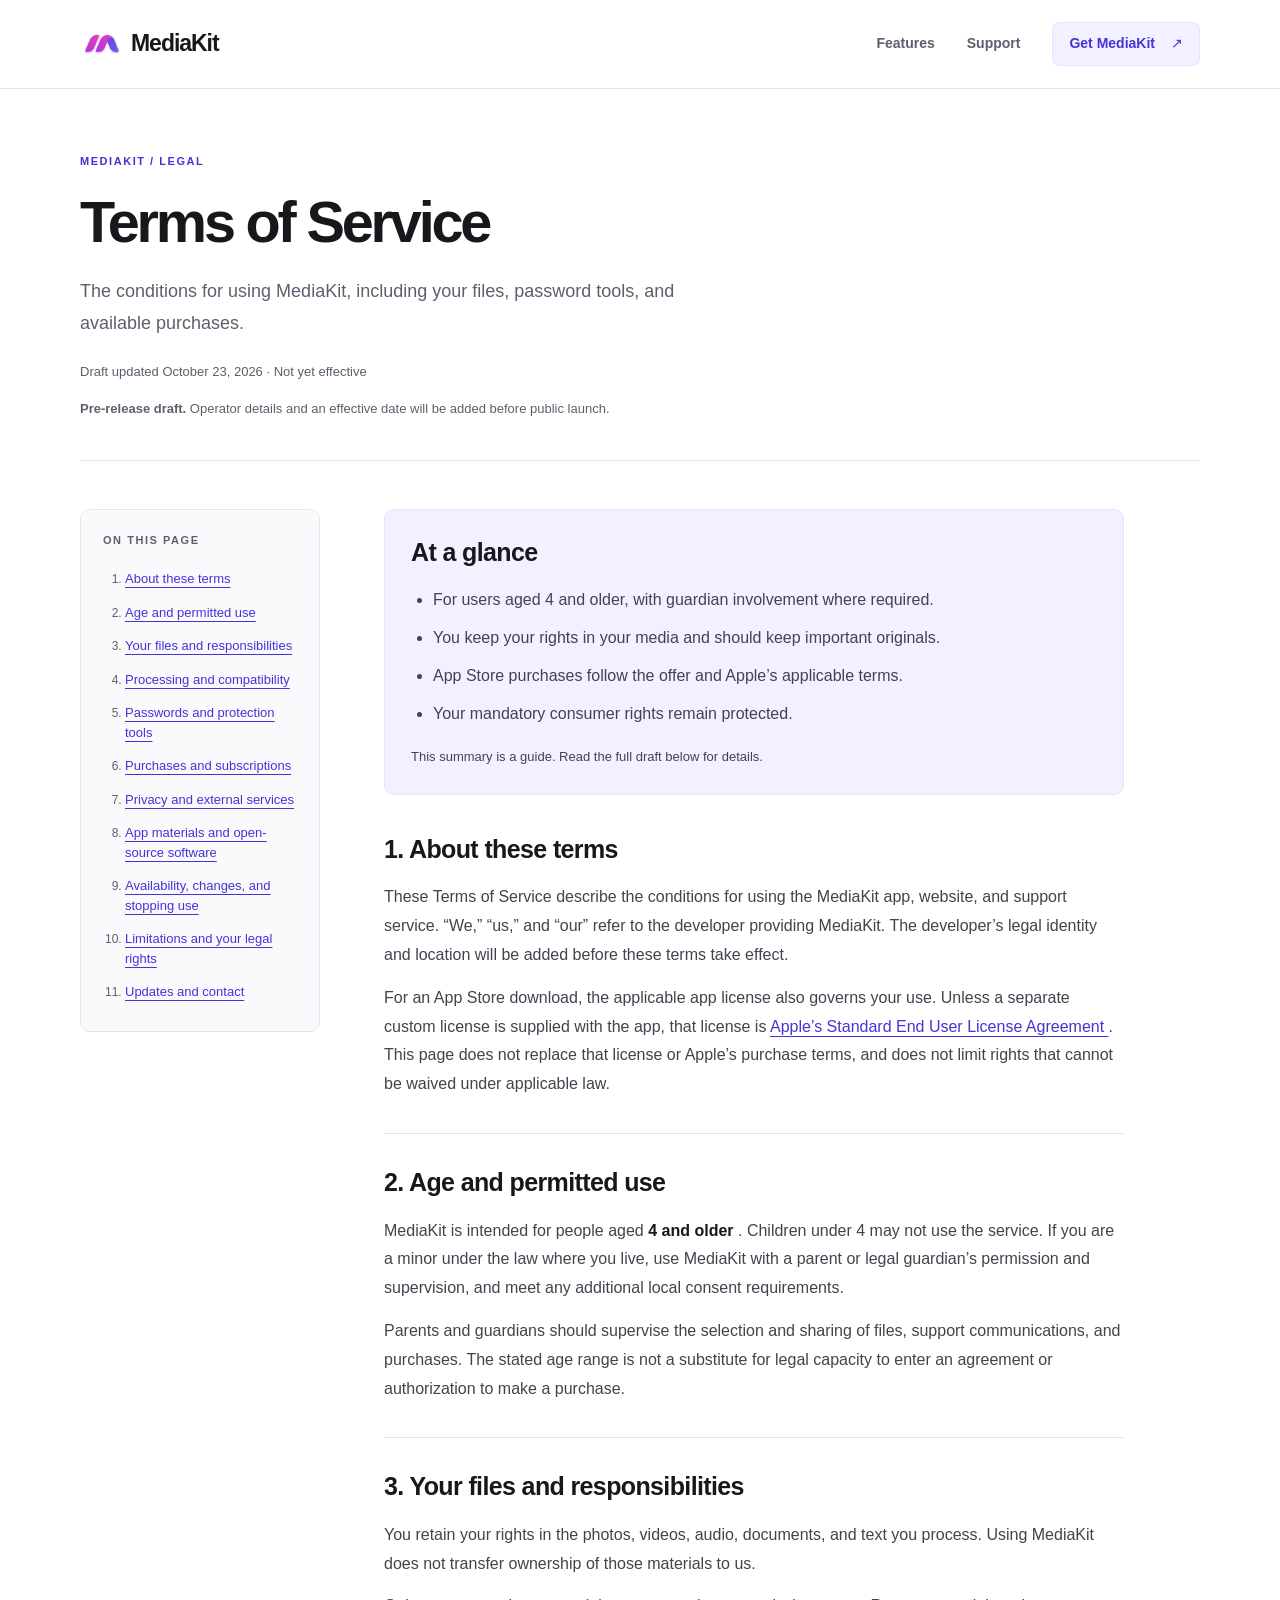
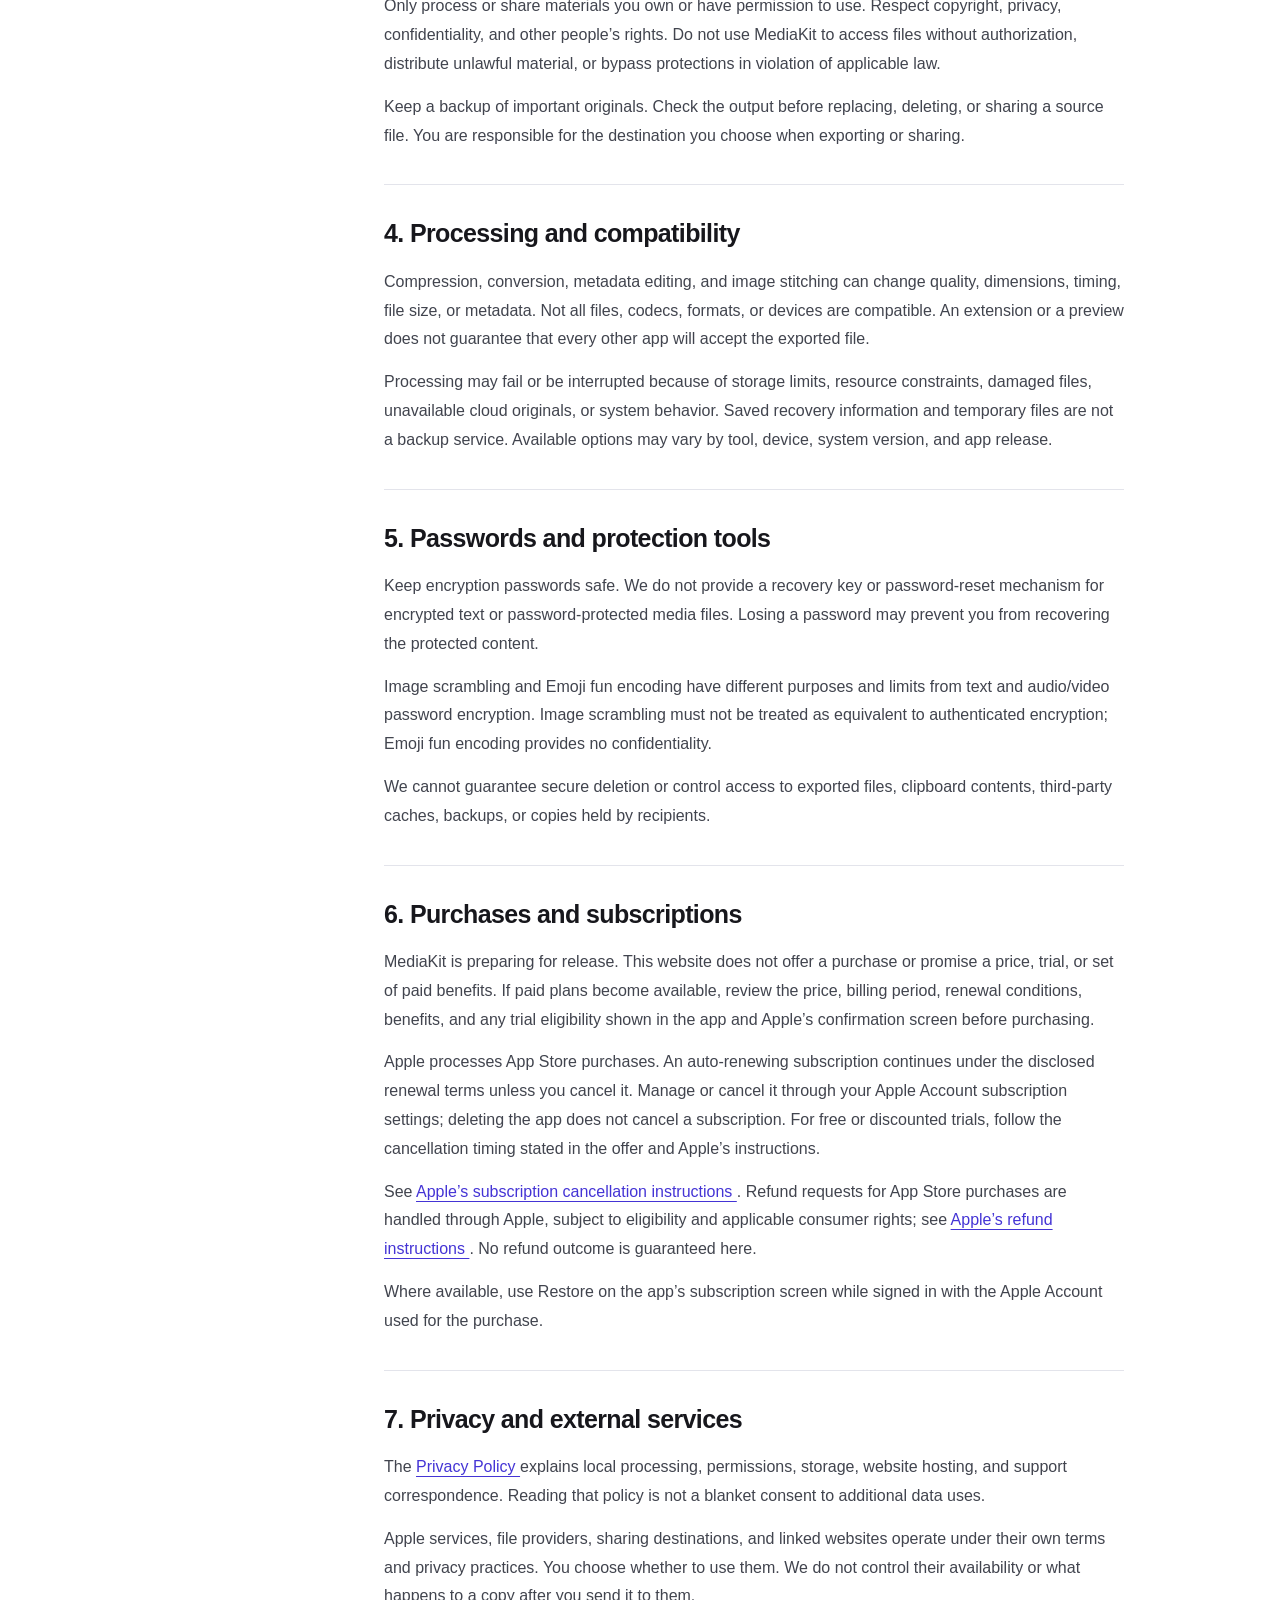
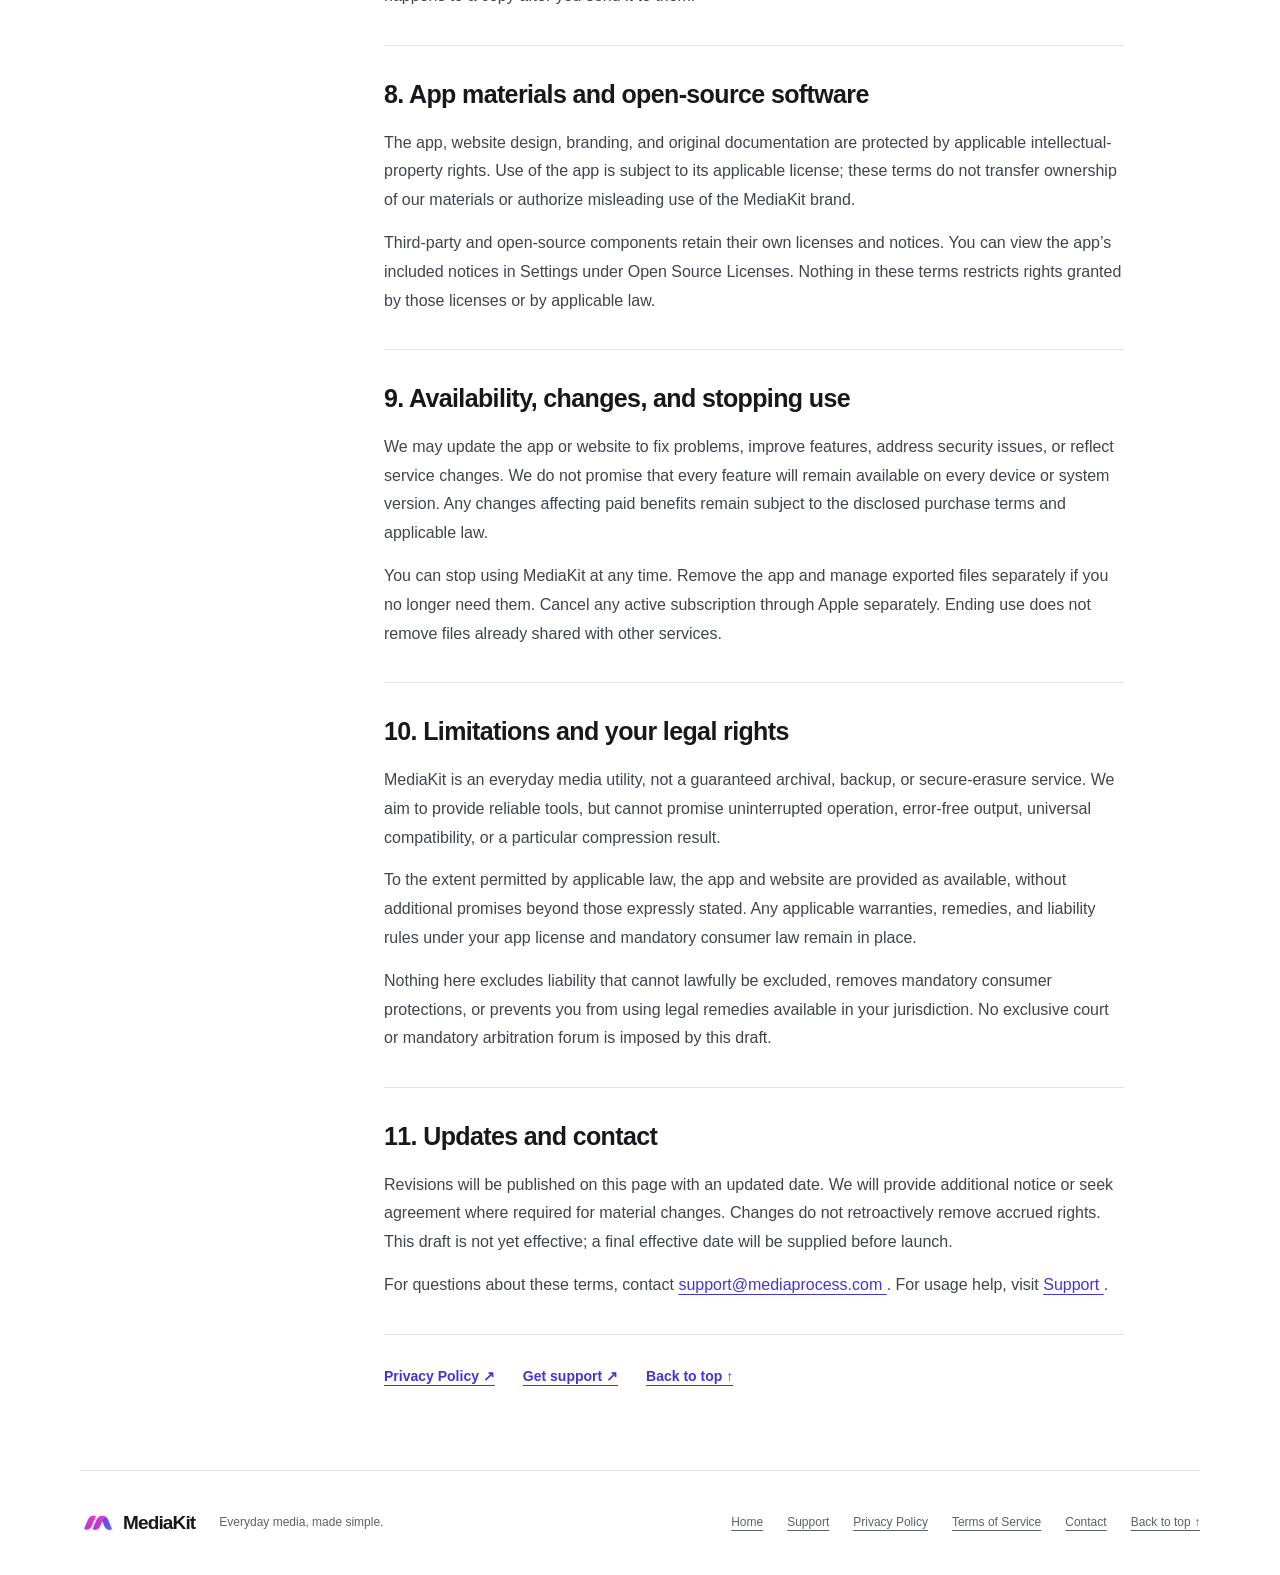
<file: terms.html>
<!DOCTYPE html>
<html lang="en">
 <head>
  <meta charset="utf-8"/>
  <meta content="width=device-width, initial-scale=1" name="viewport"/>
  <meta content="The conditions for using MediaKit, including your files, password tools, and available purchases." name="description"/>
  <meta content="noindex, follow" name="robots"/>
  <meta content="#5f4ef9" name="theme-color"/>
  <title>
   Terms of Service — MediaKit
  </title>
  <link href="assets/images/app-icon.png" rel="icon" type="image/png"/>
  <link href="assets/styles.css" rel="stylesheet"/>
 </head>
 <body>
  <a class="skip-link" href="#main">
   Skip to content
  </a>
  <header class="site-header">
   <div class="container header-inner">
    <a aria-label="MediaKit home" class="brand" href="index.html">
     <img alt="" height="44" src="assets/images/app-icon.png" width="44"/>
     <span>
      MediaKit
     </span>
    </a>
    <nav aria-label="Main navigation">
     <a href="index.html#features">
      Features
     </a>
     <a href="support.html">
      Support
     </a>
     <a class="nav-cta" href="index.html#availability">
      Get MediaKit
      <span aria-hidden="true">
       ↗
      </span>
     </a>
    </nav>
   </div>
  </header>
  <main id="main">
   <header class="legal-hero container">
    <p class="eyebrow">
     MEDIAKIT / LEGAL
    </p>
    <h1>
     Terms of Service
    </h1>
    <p class="lead">
     The conditions for using MediaKit, including your files, password tools, and available purchases.
    </p>
    <p class="legal-meta">
     Draft updated
     <time datetime="2026-10-23">
      October 23, 2026
     </time>
     · Not yet effective
    </p>
    <p class="legal-note">
     <strong>
      Pre-release draft.
     </strong>
     Operator details and an effective date will be added before public launch.
    </p>
   </header>
   <div class="container legal-layout">
    <nav aria-label="On this page" class="legal-toc">
     <p class="small-label">
      ON THIS PAGE
     </p>
     <ol>
      <li>
       <a href="#scope">
        About these terms
       </a>
      </li>
      <li>
       <a href="#eligibility">
        Age and permitted use
       </a>
      </li>
      <li>
       <a href="#your-content">
        Your files and responsibilities
       </a>
      </li>
      <li>
       <a href="#processing">
        Processing and compatibility
       </a>
      </li>
      <li>
       <a href="#passwords">
        Passwords and protection tools
       </a>
      </li>
      <li>
       <a href="#subscriptions">
        Purchases and subscriptions
       </a>
      </li>
      <li>
       <a href="#privacy">
        Privacy and external services
       </a>
      </li>
      <li>
       <a href="#ownership">
        App materials and open-source software
       </a>
      </li>
      <li>
       <a href="#availability">
        Availability, changes, and stopping use
       </a>
      </li>
      <li>
       <a href="#rights">
        Limitations and your legal rights
       </a>
      </li>
      <li>
       <a href="#updates">
        Updates and contact
       </a>
      </li>
     </ol>
    </nav>
    <article aria-label="Terms of Service" class="legal-content">
     <aside aria-label="At a glance" class="legal-summary">
      <h2>
       At a glance
      </h2>
      <ul>
       <li>
        For users aged 4 and older, with guardian involvement where required.
       </li>
       <li>
        You keep your rights in your media and should keep important originals.
       </li>
       <li>
        App Store purchases follow the offer and Apple’s applicable terms.
       </li>
       <li>
        Your mandatory consumer rights remain protected.
       </li>
      </ul>
      <p class="legal-note">
       This summary is a guide. Read the full draft below for details.
      </p>
     </aside>
     <section aria-labelledby="scope-title" id="scope">
      <h2 id="scope-title">
       1. About these terms
      </h2>
      <p>
       These Terms of Service describe the conditions for using the MediaKit app, website, and support service. “We,” “us,” and “our” refer to the developer providing MediaKit. The developer’s legal identity and location will be added before these terms take effect.
      </p>
      <p>
       For an App Store download, the applicable app license also governs your use. Unless a separate custom license is supplied with the app, that license is
       <a href="https://www.apple.com/legal/internet-services/itunes/dev/stdeula/">
        Apple’s Standard End User License Agreement
       </a>
       . This page does not replace that license or Apple’s purchase terms, and does not limit rights that cannot be waived under applicable law.
      </p>
     </section>
     <section aria-labelledby="eligibility-title" id="eligibility">
      <h2 id="eligibility-title">
       2. Age and permitted use
      </h2>
      <p>
       MediaKit is intended for people aged
       <strong>
        4 and older
       </strong>
       . Children under 4 may not use the service. If you are a minor under the law where you live, use MediaKit with a parent or legal guardian’s permission and supervision, and meet any additional local consent requirements.
      </p>
      <p>
       Parents and guardians should supervise the selection and sharing of files, support communications, and purchases. The stated age range is not a substitute for legal capacity to enter an agreement or authorization to make a purchase.
      </p>
     </section>
     <section aria-labelledby="your-content-title" id="your-content">
      <h2 id="your-content-title">
       3. Your files and responsibilities
      </h2>
      <p>
       You retain your rights in the photos, videos, audio, documents, and text you process. Using MediaKit does not transfer ownership of those materials to us.
      </p>
      <p>
       Only process or share materials you own or have permission to use. Respect copyright, privacy, confidentiality, and other people’s rights. Do not use MediaKit to access files without authorization, distribute unlawful material, or bypass protections in violation of applicable law.
      </p>
      <p>
       Keep a backup of important originals. Check the output before replacing, deleting, or sharing a source file. You are responsible for the destination you choose when exporting or sharing.
      </p>
     </section>
     <section aria-labelledby="processing-title" id="processing">
      <h2 id="processing-title">
       4. Processing and compatibility
      </h2>
      <p>
       Compression, conversion, metadata editing, and image stitching can change quality, dimensions, timing, file size, or metadata. Not all files, codecs, formats, or devices are compatible. An extension or a preview does not guarantee that every other app will accept the exported file.
      </p>
      <p>
       Processing may fail or be interrupted because of storage limits, resource constraints, damaged files, unavailable cloud originals, or system behavior. Saved recovery information and temporary files are not a backup service. Available options may vary by tool, device, system version, and app release.
      </p>
     </section>
     <section aria-labelledby="passwords-title" id="passwords">
      <h2 id="passwords-title">
       5. Passwords and protection tools
      </h2>
      <p>
       Keep encryption passwords safe. We do not provide a recovery key or password-reset mechanism for encrypted text or password-protected media files. Losing a password may prevent you from recovering the protected content.
      </p>
      <p>
       Image scrambling and Emoji fun encoding have different purposes and limits from text and audio/video password encryption. Image scrambling must not be treated as equivalent to authenticated encryption; Emoji fun encoding provides no confidentiality.
      </p>
      <p>
       We cannot guarantee secure deletion or control access to exported files, clipboard contents, third-party caches, backups, or copies held by recipients.
      </p>
     </section>
     <section aria-labelledby="subscriptions-title" id="subscriptions">
      <h2 id="subscriptions-title">
       6. Purchases and subscriptions
      </h2>
      <p>
       MediaKit is preparing for release. This website does not offer a purchase or promise a price, trial, or set of paid benefits. If paid plans become available, review the price, billing period, renewal conditions, benefits, and any trial eligibility shown in the app and Apple’s confirmation screen before purchasing.
      </p>
      <p>
       Apple processes App Store purchases. An auto-renewing subscription continues under the disclosed renewal terms unless you cancel it. Manage or cancel it through your Apple Account subscription settings; deleting the app does not cancel a subscription. For free or discounted trials, follow the cancellation timing stated in the offer and Apple’s instructions.
      </p>
      <p>
       See
       <a href="https://support.apple.com/en-us/118428">
        Apple’s subscription cancellation instructions
       </a>
       . Refund requests for App Store purchases are handled through Apple, subject to eligibility and applicable consumer rights; see
       <a href="https://support.apple.com/en-us/118223">
        Apple’s refund instructions
       </a>
       . No refund outcome is guaranteed here.
      </p>
      <p>
       Where available, use Restore on the app’s subscription screen while signed in with the Apple Account used for the purchase.
      </p>
     </section>
     <section aria-labelledby="privacy-title" id="privacy">
      <h2 id="privacy-title">
       7. Privacy and external services
      </h2>
      <p>
       The
       <a href="privacy.html">
        Privacy Policy
       </a>
       explains local processing, permissions, storage, website hosting, and support correspondence. Reading that policy is not a blanket consent to additional data uses.
      </p>
      <p>
       Apple services, file providers, sharing destinations, and linked websites operate under their own terms and privacy practices. You choose whether to use them. We do not control their availability or what happens to a copy after you send it to them.
      </p>
     </section>
     <section aria-labelledby="ownership-title" id="ownership">
      <h2 id="ownership-title">
       8. App materials and open-source software
      </h2>
      <p>
       The app, website design, branding, and original documentation are protected by applicable intellectual-property rights. Use of the app is subject to its applicable license; these terms do not transfer ownership of our materials or authorize misleading use of the MediaKit brand.
      </p>
      <p>
       Third-party and open-source components retain their own licenses and notices. You can view the app’s included notices in Settings under Open Source Licenses. Nothing in these terms restricts rights granted by those licenses or by applicable law.
      </p>
     </section>
     <section aria-labelledby="availability-title" id="availability">
      <h2 id="availability-title">
       9. Availability, changes, and stopping use
      </h2>
      <p>
       We may update the app or website to fix problems, improve features, address security issues, or reflect service changes. We do not promise that every feature will remain available on every device or system version. Any changes affecting paid benefits remain subject to the disclosed purchase terms and applicable law.
      </p>
      <p>
       You can stop using MediaKit at any time. Remove the app and manage exported files separately if you no longer need them. Cancel any active subscription through Apple separately. Ending use does not remove files already shared with other services.
      </p>
     </section>
     <section aria-labelledby="rights-title" id="rights">
      <h2 id="rights-title">
       10. Limitations and your legal rights
      </h2>
      <p>
       MediaKit is an everyday media utility, not a guaranteed archival, backup, or secure-erasure service. We aim to provide reliable tools, but cannot promise uninterrupted operation, error-free output, universal compatibility, or a particular compression result.
      </p>
      <p>
       To the extent permitted by applicable law, the app and website are provided as available, without additional promises beyond those expressly stated. Any applicable warranties, remedies, and liability rules under your app license and mandatory consumer law remain in place.
      </p>
      <p>
       Nothing here excludes liability that cannot lawfully be excluded, removes mandatory consumer protections, or prevents you from using legal remedies available in your jurisdiction. No exclusive court or mandatory arbitration forum is imposed by this draft.
      </p>
     </section>
     <section aria-labelledby="updates-title" id="updates">
      <h2 id="updates-title">
       11. Updates and contact
      </h2>
      <p>
       Revisions will be published on this page with an updated date. We will provide additional notice or seek agreement where required for material changes. Changes do not retroactively remove accrued rights. This draft is not yet effective; a final effective date will be supplied before launch.
      </p>
      <p>
       For questions about these terms, contact
       <a href="mailto:support@mediaprocess.com">
        support@mediaprocess.com
       </a>
       . For usage help, visit
       <a href="support.html">
        Support
       </a>
       .
      </p>
     </section>
     <nav aria-label="Related pages" class="legal-related">
      <a href="privacy.html">
       Privacy Policy ↗
      </a>
      <a href="support.html">
       Get support ↗
      </a>
      <a href="#main">
       Back to top ↑
      </a>
     </nav>
    </article>
   </div>
  </main>
  <footer class="site-footer container">
   <a aria-label="MediaKit home" class="brand" href="index.html">
    <img alt="" height="36" src="assets/images/app-icon.png" width="36"/>
    <span>
     MediaKit
    </span>
   </a>
   <p>
    Everyday media, made simple.
   </p>
   <nav aria-label="Footer navigation">
    <a href="index.html">
     Home
    </a>
    <a href="support.html">
     Support
    </a>
    <a href="privacy.html">
     Privacy Policy
    </a>
    <a aria-current="page" href="terms.html">
     Terms of Service
    </a>
    <a href="mailto:support@mediaprocess.com">
     Contact
    </a>
    <a href="#main">
     Back to top ↑
    </a>
   </nav>
  </footer>
 </body>
</html>
</file>
<file: assets/styles.css>
:root {
  color-scheme: light;
  --ink: #17171c;
  --muted: #5d606c;
  --purple: #5f4ef9;
  --purple-dark: #4434d5;
  --surface: #f1f2f6;
  --lavender: #f3f1ff;
  --line: #e3e4eb;
  --width: 1120px;
}
* { box-sizing: border-box; }
html { scroll-padding-top: 28px; }
body { margin: 0; background: #fff; color: var(--ink); font-family: -apple-system, BlinkMacSystemFont, "Segoe UI", sans-serif; font-size: 16px; line-height: 1.65; -webkit-font-smoothing: antialiased; }
img { display: block; max-width: 100%; height: auto; }
a { color: var(--purple-dark); text-underline-offset: 4px; }
a:hover { text-decoration-thickness: 2px; }
a, summary { -webkit-tap-highlight-color: #5f4ef926; }
:focus-visible { outline: 3px solid var(--purple); outline-offset: 5px; border-radius: 3px; }
h1, h2, h3, p, figure { margin: 0; }
h1, h2, h3 { line-height: 1.12; text-wrap: balance; }
h1 { font-size: clamp(42px, 4.5vw, 64px); font-weight: 750; letter-spacing: -.055em; }
h2 { font-size: clamp(32px, 3.1vw, 44px); letter-spacing: -.045em; font-weight: 700; }
h3 { font-weight: 650; letter-spacing: -.025em; }
p { text-wrap: pretty; }
.container { width: min(var(--width), calc(100% - 80px)); margin-inline: auto; }
.skip-link { position: absolute; left: 20px; top: 12px; padding: 10px 18px; color: #fff; background: var(--purple-dark); z-index: 5; transform: translateY(-160%); }
.skip-link:focus { transform: translateY(0); }
.site-header { border-bottom: 1px solid var(--line); }
.header-inner { min-height: 88px; display: flex; align-items: center; justify-content: space-between; gap: 24px; }
.brand { display: inline-flex; align-items: center; gap: 7px; color: var(--ink); text-decoration: none; flex-shrink: 0; font-size: 23px; font-weight: 750; letter-spacing: -.045em; }
.brand img { flex-shrink: 0; }
.header-inner nav { display: flex; align-items: center; gap: 32px; font-size: 14px; font-weight: 550; }
.header-inner nav a { display: inline-flex; align-items: center; min-height: 44px; color: var(--muted); text-decoration: none; }
.header-inner nav a:hover, .header-inner nav a[aria-current="page"] { color: var(--purple-dark); }
.header-inner nav .nav-cta { padding: 8px 16px; background: var(--lavender); border: 1px solid #e7e2ff; color: var(--purple-dark); border-radius: 7px; gap: 16px; }
.eyebrow, .small-label, .card-kicker { font-size: 11px; font-weight: 700; letter-spacing: .14em; line-height: 1.5; }
.eyebrow { color: var(--purple-dark); margin-bottom: 20px; }
.eyebrow span { padding-inline: 9px; color: #b3addd; }
.small-label { color: var(--muted); }
.hero { display: grid; grid-template-columns: 1.1fr 1fr; align-items: center; gap: 60px; padding-block: 56px 64px; }
.hero h1 span { color: var(--purple); }
.lead { color: var(--muted); font-size: 18px; line-height: 1.75; }
.hero .lead { max-width: 440px; margin-top: 26px; }
.hero-actions { display: flex; align-items: flex-start; flex-direction: column; gap: 13px; margin-top: 30px; }
.button { display: inline-flex; align-items: center; justify-content: center; gap: 28px; min-height: 50px; background: var(--purple); color: white; border-radius: 8px; padding: 13px 23px; font-size: 14px; font-weight: 600; text-decoration: none; }
.button:hover { background: var(--purple-dark); }
.button span { font-size: 19px; line-height: 1; }
.release-note { font-size: 12px; color: var(--muted); }
.hero-meta { font-size: 12px; color: var(--muted); margin-top: 28px; }
.hero-meta span { margin-inline: 9px; }
.hero-preview { background: var(--surface); border-radius: 16px; padding: 22px 25px 15px; display: flex; flex-direction: column; align-items: center; }
.preview-heading { display: flex; justify-content: space-between; align-items: center; gap: 12px; width: 100%; margin-bottom: 22px; }
.preview-heading .small-label { font-size: 9px; }
.preview-tag { font-size: 10px; border: 1px solid #d5d5e2; border-radius: 20px; padding: 3px 9px; color: var(--muted); }
.app-screen { width: 238px; border: 1px solid #dedfe8; border-radius: 22px; background: white; box-shadow: 0 14px 28px #25213b0c; }
figcaption { font-size: 10px; line-height: 1.6; color: var(--muted); margin-top: 14px; text-align: center; }
.capability-strip { border-block: 1px solid var(--line); }
.capability-inner { display: flex; align-items: center; justify-content: space-between; gap: 35px; padding-block: 28px; }
.capability-inner p { font-size: 13px; color: var(--muted); }
.capability-inner strong { color: var(--ink); font-weight: 550; }
.capability-inner ul { display: flex; justify-content: space-between; gap: 50px; list-style: none; padding: 0; margin: 0; color: #464653; font-size: 15px; font-weight: 600; letter-spacing: -.015em; }
.section { padding-block: 88px; }
.section-heading { display: flex; justify-content: space-between; align-items: flex-end; gap: 40px; margin-bottom: 36px; }
.section-heading > p { max-width: 330px; color: var(--muted); font-size: 15px; }
.feature-grid { display: grid; grid-template-columns: repeat(3, minmax(0, 1fr)); gap: 18px; }
.feature-card { background: var(--surface); border: 1px solid #ededf3; border-radius: 12px; padding: 30px; display: flex; flex-direction: column; align-items: flex-start; }
.feature-icon { object-fit: contain; width: 36px; height: 36px; margin-bottom: 28px; }
.card-kicker { font-size: 10px; color: var(--muted); margin-bottom: 14px; }
.feature-card h3 { font-size: 29px; margin-bottom: 18px; }
.feature-card > p:not(.card-kicker):not(.feature-footnote) { font-size: 14px; color: var(--muted); margin-bottom: 24px; }
.feature-card .feature-footnote { font-size: 11px; color: #525360; border-top: 1px solid #dddfe7; padding-top: 17px; margin-top: auto; width: 100%; }
.showcase { background: #fafafd; border-block: 1px solid var(--line); }
.showcase-grid { display: grid; grid-template-columns: 1fr 1fr; gap: 84px; align-items: center; }
.conversion-preview { background: #ebe9f5; padding: 36px 24px 22px; border-radius: 16px; display: flex; flex-direction: column; align-items: center; }
.conversion-preview .app-screen { width: 248px; }
.showcase-copy > .lead { margin-top: 23px; font-size: 16px; }
.benefit-list { list-style: none; padding: 0; margin: 30px 0; display: grid; gap: 24px; }
.benefit-list li { display: flex; gap: 18px; align-items: flex-start; }
.benefit-number { color: var(--purple-dark); font-size: 11px; font-weight: 600; background: #eeebff; padding: 5px 8px; border-radius: 5px; flex-shrink: 0; }
.benefit-list h3 { font-size: 16px; line-height: 1.5; letter-spacing: -.01em; margin-bottom: 5px; }
.benefit-list p { font-size: 14px; color: var(--muted); }
.text-link { display: inline-flex; align-items: center; gap: 12px; font-size: 14px; font-weight: 600; padding-block: 8px; }
.trust-grid { display: grid; grid-template-columns: 1fr 1fr; gap: 22px; }
.trust-card { padding: 32px; border: 1px solid var(--line); border-radius: 12px; }
.trust-card h3 { font-size: 25px; margin: 20px 0 16px; }
.trust-card > p { color: var(--muted); font-size: 15px; margin-bottom: 18px; }
.workflow { border-top: 1px solid var(--line); padding-block: 56px 80px; }
.workflow h2 { font-size: 28px; margin-bottom: 36px; }
.workflow ol { list-style: none; padding: 0; margin: 0; display: grid; grid-template-columns: repeat(3, 1fr); gap: 35px; }
.workflow li > span { font-size: 12px; font-weight: 600; color: var(--purple-dark); }
.workflow h3 { font-size: 17px; margin: 13px 0 8px; }
.workflow p { font-size: 14px; color: var(--muted); }
.availability { background: var(--lavender); border: 1px solid #e7e2ff; border-radius: 14px; padding: 46px 52px; display: flex; align-items: center; justify-content: space-between; gap: 35px; margin-bottom: 70px; }
.availability h2 { font-size: 39px; }
.availability > div > p:last-child { font-size: 14px; margin-top: 18px; color: var(--muted); }
.availability-action { text-align: center; flex-shrink: 0; }
.availability .availability-action > p { font-size: 11px; }
.site-footer { display: flex; align-items: center; justify-content: space-between; gap: 24px; border-top: 1px solid var(--line); padding-block: 30px; }
.site-footer .brand { font-size: 19px; }
.site-footer p { color: var(--muted); font-size: 12px; margin-right: auto; }
.site-footer nav { display: flex; flex-wrap: wrap; gap: 8px 24px; font-size: 12px; }
.site-footer nav a { display: inline-flex; align-items: center; min-height: 44px; color: var(--muted); }
.support-hero { padding-block: 70px 58px; border-bottom: 1px solid var(--line); }
.support-hero .lead { margin-top: 24px; }
.support-hero .text-link { margin-top: 16px; }
.support-layout { display: grid; grid-template-columns: 240px minmax(0, 1fr); gap: 75px; padding-block: 55px 80px; }
.support-sidebar nav { display: flex; flex-direction: column; }
.support-sidebar nav > p { margin-bottom: 18px; }
.support-sidebar nav a { display: flex; justify-content: space-between; align-items: center; padding: 12px 0; font-size: 14px; color: var(--muted); text-decoration: none; border-bottom: 1px solid var(--line); gap: 12px; }
.support-sidebar nav a:hover { color: var(--purple-dark); }
.sidebar-note { margin-top: 36px; padding: 22px; background: var(--surface); border-radius: 10px; }
.sidebar-note > p:not(.small-label) { font-size: 13px; color: var(--muted); margin-top: 10px; }
.sidebar-note .text-link { font-size: 12px; margin-top: 8px; }
.faq-section { margin-bottom: 48px; }
.faq-section .eyebrow { font-size: 10px; margin-bottom: 12px; }
.faq-section h2 { font-size: 28px; margin-bottom: 22px; }
details { border-bottom: 1px solid var(--line); }
summary { cursor: pointer; padding: 20px 28px 20px 0; font-size: 16px; font-weight: 550; line-height: 1.6; list-style-position: outside; margin-left: 19px; }
summary::marker { color: var(--purple); font-size: 12px; }
summary:hover { color: var(--purple-dark); }
details[open] > summary { color: var(--purple-dark); }
.answer { padding: 0 24px 22px 19px; color: var(--muted); font-size: 15px; }
.answer p + p { margin-top: 12px; }
details:target { background: var(--lavender); border-radius: 8px; }
.contact-card { padding: 36px; background: var(--lavender); border: 1px solid #e7e2ff; border-radius: 12px; }
.contact-card h2 { font-size: 32px; margin-bottom: 20px; }
.contact-card > p:not(.eyebrow) { color: var(--muted); font-size: 15px; }
.contact-card ul { padding-left: 20px; margin-block: 18px 25px; color: var(--muted); font-size: 14px; }
.contact-card li { padding-block: 3px; }
.email-address { display: block; overflow-wrap: anywhere; font-size: 14px; margin-top: 14px; }
.contact-card > .contact-note { font-size: 12px !important; margin-top: 22px; }
.legal-hero { padding-block: 64px 40px; border-bottom: 1px solid var(--line); }
.legal-hero h1 { font-size: clamp(38px, 4.5vw, 60px); }
.legal-hero .lead { max-width: 700px; margin-top: 22px; }
.legal-meta { color: var(--muted); font-size: 13px; margin-top: 22px; }
.legal-layout { display: grid; grid-template-columns: 240px minmax(0, 740px); gap: 64px; padding-block: 48px 72px; align-items: start; }
.legal-toc { padding: 22px; border: 1px solid var(--line); border-radius: 10px; background: #fafafd; }
.legal-toc ol { margin: 14px 0 0; padding-left: 22px; }
.legal-toc a { display: block; padding-block: 7px; font-size: 13px; line-height: 1.5; }
.legal-toc li::marker { color: var(--muted); font-size: 12px; }
.legal-content { min-width: 0; }
.legal-summary { padding: 26px; background: var(--lavender); border: 1px solid #e7e2ff; border-radius: 10px; margin-bottom: 38px; }
.legal-summary h2 { font-size: 23px; margin-bottom: 16px; }
.legal-content section { margin-bottom: 34px; }
.legal-content section + section { border-top: 1px solid var(--line); padding-top: 32px; }
.legal-content h2 { font-size: 25px; line-height: 1.3; letter-spacing: -.025em; margin-bottom: 18px; }
.legal-content h3 { font-size: 18px; line-height: 1.5; margin-block: 22px 10px; }
.legal-content p, .legal-content li { color: #41444e; line-height: 1.8; }
.legal-content p + p { margin-top: 14px; }
.legal-content ul { padding-left: 22px; margin-block: 14px; }
.legal-content li + li { margin-top: 9px; }
.legal-content a { overflow-wrap: anywhere; }
.legal-content strong { color: var(--ink); font-weight: 650; }
.legal-related { display: flex; flex-wrap: wrap; gap: 12px 28px; padding-top: 20px; border-top: 1px solid var(--line); }
.legal-related a { padding-block: 10px; font-size: 14px; font-weight: 600; }
.legal-note { font-size: 13px; margin-top: 16px; color: var(--muted); }
@media (max-width: 960px) {
  .container { width: calc(100% - 48px); }
  .hero { gap: 32px; }
  .hero h1 { font-size: 46px; }
  .hero-preview { padding-inline: 18px; }
  .preview-heading { flex-direction: column; gap: 8px; }
  .capability-inner ul { gap: 28px; }
  .feature-card { padding: 23px; }
  .feature-card h3 { font-size: 25px; }
  .showcase-grid { gap: 42px; }
  .support-layout { grid-template-columns: 190px minmax(0, 1fr); gap: 40px; }
  .legal-layout { grid-template-columns: 190px minmax(0, 1fr); gap: 32px; }
  .site-footer { flex-wrap: wrap; }
  .site-footer p { margin-right: 0; }
}
@media (max-width: 700px) {
  .container { width: calc(100% - 40px); }
  .header-inner { min-height: 78px; gap: 12px; flex-wrap: wrap; padding-block: 13px; }
  .brand { font-size: 22px; }
  .header-inner nav { gap: 19px; font-size: 13px; }
  .header-inner nav .nav-cta { display: none; }
  .hero { grid-template-columns: 1fr; padding-block: 42px; gap: 32px; }
  .hero h1 { font-size: clamp(38px, 9.6vw, 58px); }
  .hero .lead { font-size: 17px; margin-top: 22px; max-width: 480px; }
  .hero-actions { margin-top: 24px; }
  .hero-meta { margin-top: 20px; }
  .hero-preview { padding: 20px 24px 16px; }
  .preview-heading { flex-direction: row; margin-bottom: 20px; }
  .app-screen { width: 230px; }
  .capability-inner { flex-direction: column; align-items: flex-start; gap: 19px; padding-block: 24px; }
  .capability-inner p br { display: none; }
  .capability-inner p strong::before { content: " "; }
  .capability-inner ul { width: 100%; gap: 12px; font-size: 13px; }
  .section { padding-block: 56px; }
  .section-heading { align-items: flex-start; flex-direction: column; gap: 18px; margin-bottom: 27px; }
  .section-heading > p { max-width: 100%; }
  .feature-grid { grid-template-columns: 1fr; gap: 14px; }
  .feature-card { padding: 28px; }
  .feature-card h3 { font-size: 28px; }
  .feature-card h3 br { display: none; }
  .feature-icon { margin-bottom: 20px; }
  .showcase-grid { grid-template-columns: 1fr; gap: 36px; }
  .showcase-copy { grid-row: 1; }
  .conversion-preview { padding-top: 28px; }
  .trust-grid { grid-template-columns: 1fr; gap: 16px; }
  .trust-card { padding: 28px; }
  .workflow { padding-block: 40px 48px; }
  .workflow ol { grid-template-columns: 1fr; gap: 24px; }
  .workflow li { border-bottom: 1px solid var(--line); padding-bottom: 22px; }
  .workflow li:last-child { border: 0; padding-bottom: 0; }
  .workflow h3 { margin-top: 7px; }
  .availability { padding: 30px 24px; flex-direction: column; align-items: flex-start; gap: 28px; margin-bottom: 40px; }
  .availability h2 { font-size: 32px; }
  .availability-action { text-align: left; }
  .site-footer { gap: 12px 24px; padding-block: 24px; }
  .site-footer p { width: 100%; order: 1; }
  .site-footer nav { gap: 22px; flex-wrap: wrap; }
  .support-hero { padding-block: 44px 36px; }
  .support-hero h1 { font-size: 44px; }
  .support-hero .lead { font-size: 17px; }
  .support-layout { grid-template-columns: 1fr; gap: 36px; padding-block: 30px 48px; }
  .support-sidebar nav { flex-direction: row; flex-wrap: wrap; gap: 8px; }
  .support-sidebar nav > p { width: 100%; margin-bottom: 6px; }
  .support-sidebar nav a { padding: 9px 12px; border: 1px solid var(--line); border-radius: 6px; font-size: 12px; }
  .support-sidebar nav a span { display: none; }
  .sidebar-note { display: none; }
  .faq-section { margin-bottom: 38px; }
  .faq-section h2 { font-size: 27px; }
  summary { padding-right: 5px; font-size: 15px; }
  .answer { padding-right: 5px; font-size: 14px; }
  .contact-card { padding: 28px 22px; }
  .contact-card h2 { font-size: 29px; }
  .legal-hero { padding-block: 40px 30px; }
  .legal-hero .lead { font-size: 17px; }
  .legal-layout { grid-template-columns: 1fr; gap: 32px; padding-block: 30px 44px; }
  .legal-toc ol { columns: 2; column-gap: 28px; }
  .legal-toc li { break-inside: avoid; }
  .legal-summary { padding: 22px; }
  .legal-content h2 { font-size: 23px; }
  .legal-content p, .legal-content li { font-size: 15px; }
}
@media (max-width: 380px) { .legal-toc ol { columns: 1; } }
@media (prefers-reduced-motion: no-preference) {
  a { transition: background-color .15s, color .15s; }
}
@media print {
  .site-header, .site-footer, .skip-link, .support-sidebar, .hero-actions, .availability, .contact-button { display: none; }
  body { font-size: 11pt; color: #000; }
  .container { width: 100%; }
  .support-layout { display: block; padding-top: 20px; }
  .support-hero { padding: 0 0 20px; }
  .faq-section { break-inside: avoid; }
  details::details-content { content-visibility: visible; display: block; }
  .answer { display: block; }
  .contact-card { background: none; }
  .legal-toc, .legal-related { display: none; }
  .legal-hero { padding-block: 0 20px; }
  .legal-hero h1 { font-size: 28pt; }
  .legal-layout { display: block; padding-block: 20px 0; }
  .legal-content h2 { break-after: avoid; font-size: 16pt; }
  .legal-content h3 { break-after: avoid; }
  .legal-content p, .legal-content li { font-size: 11pt; orphans: 3; widows: 3; }
  .legal-summary { background: none; padding: 16px; }
  a { color: #000; }
}
</file>
